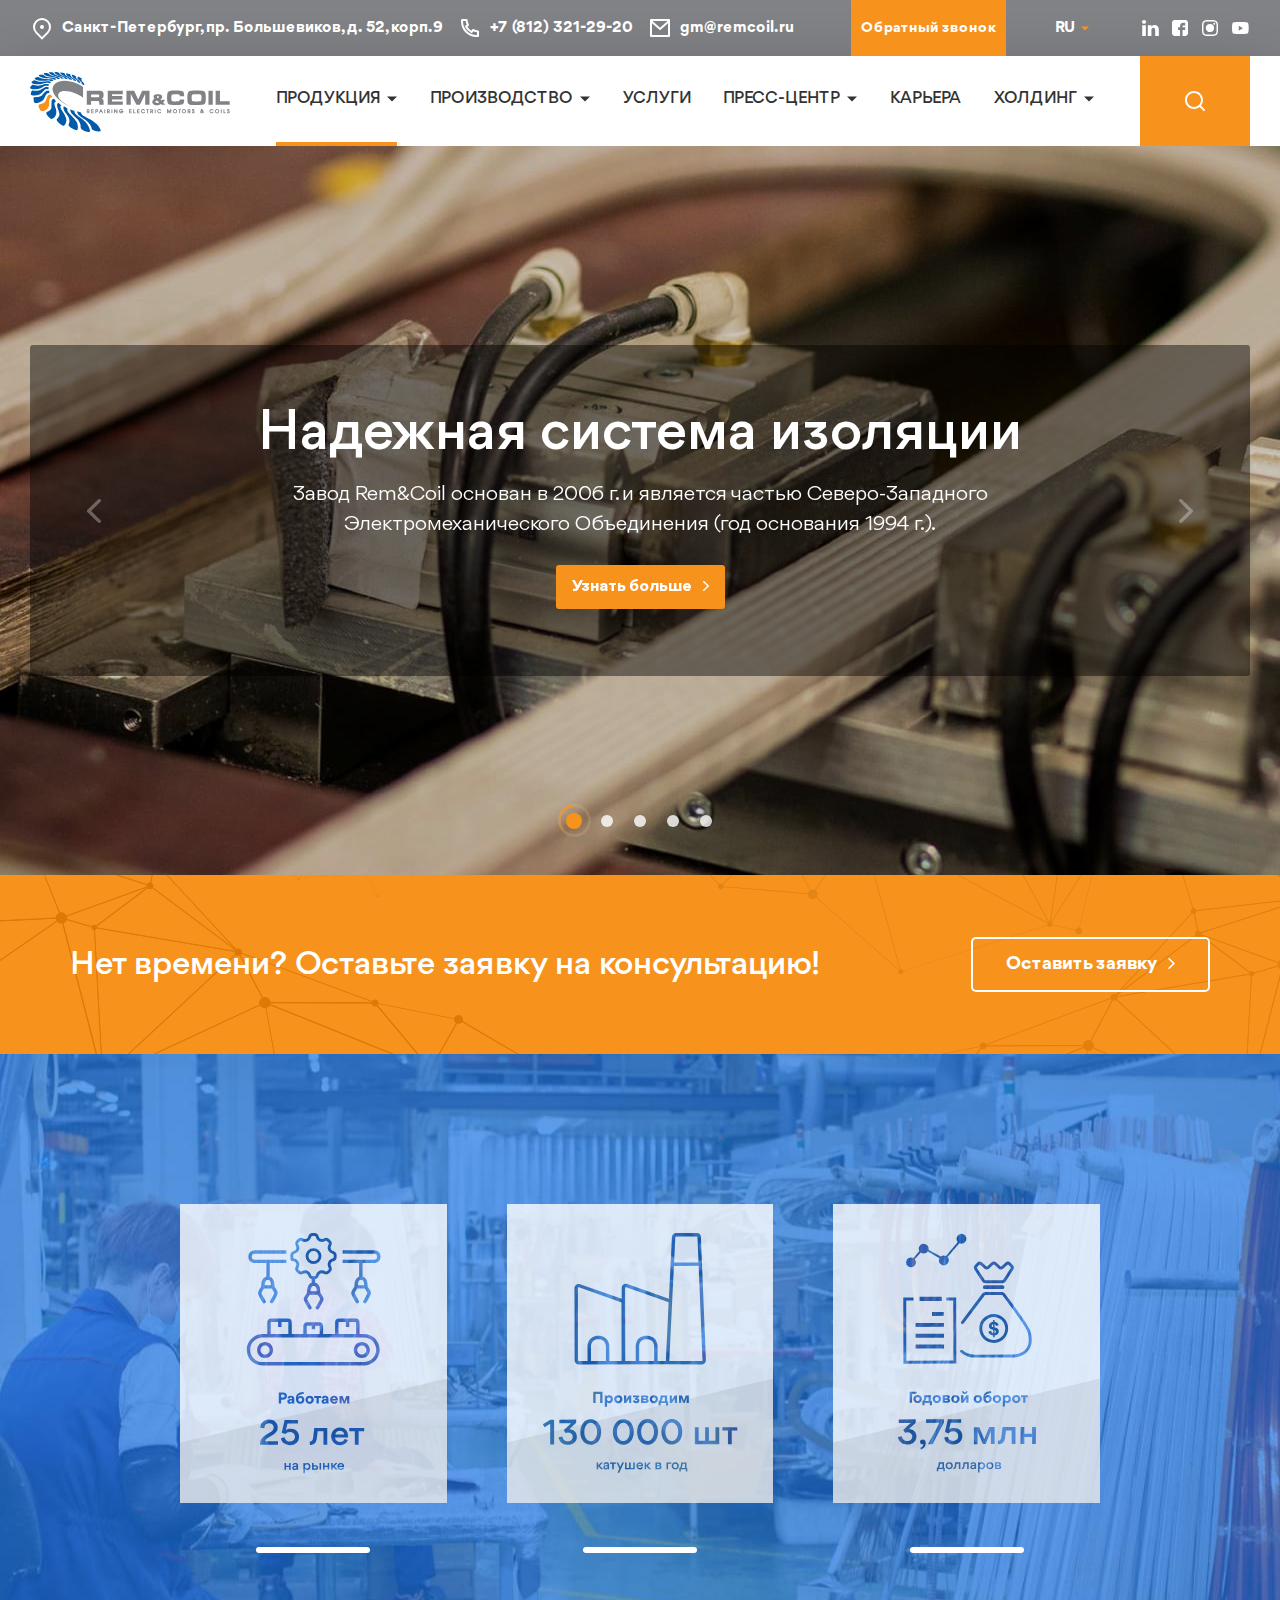
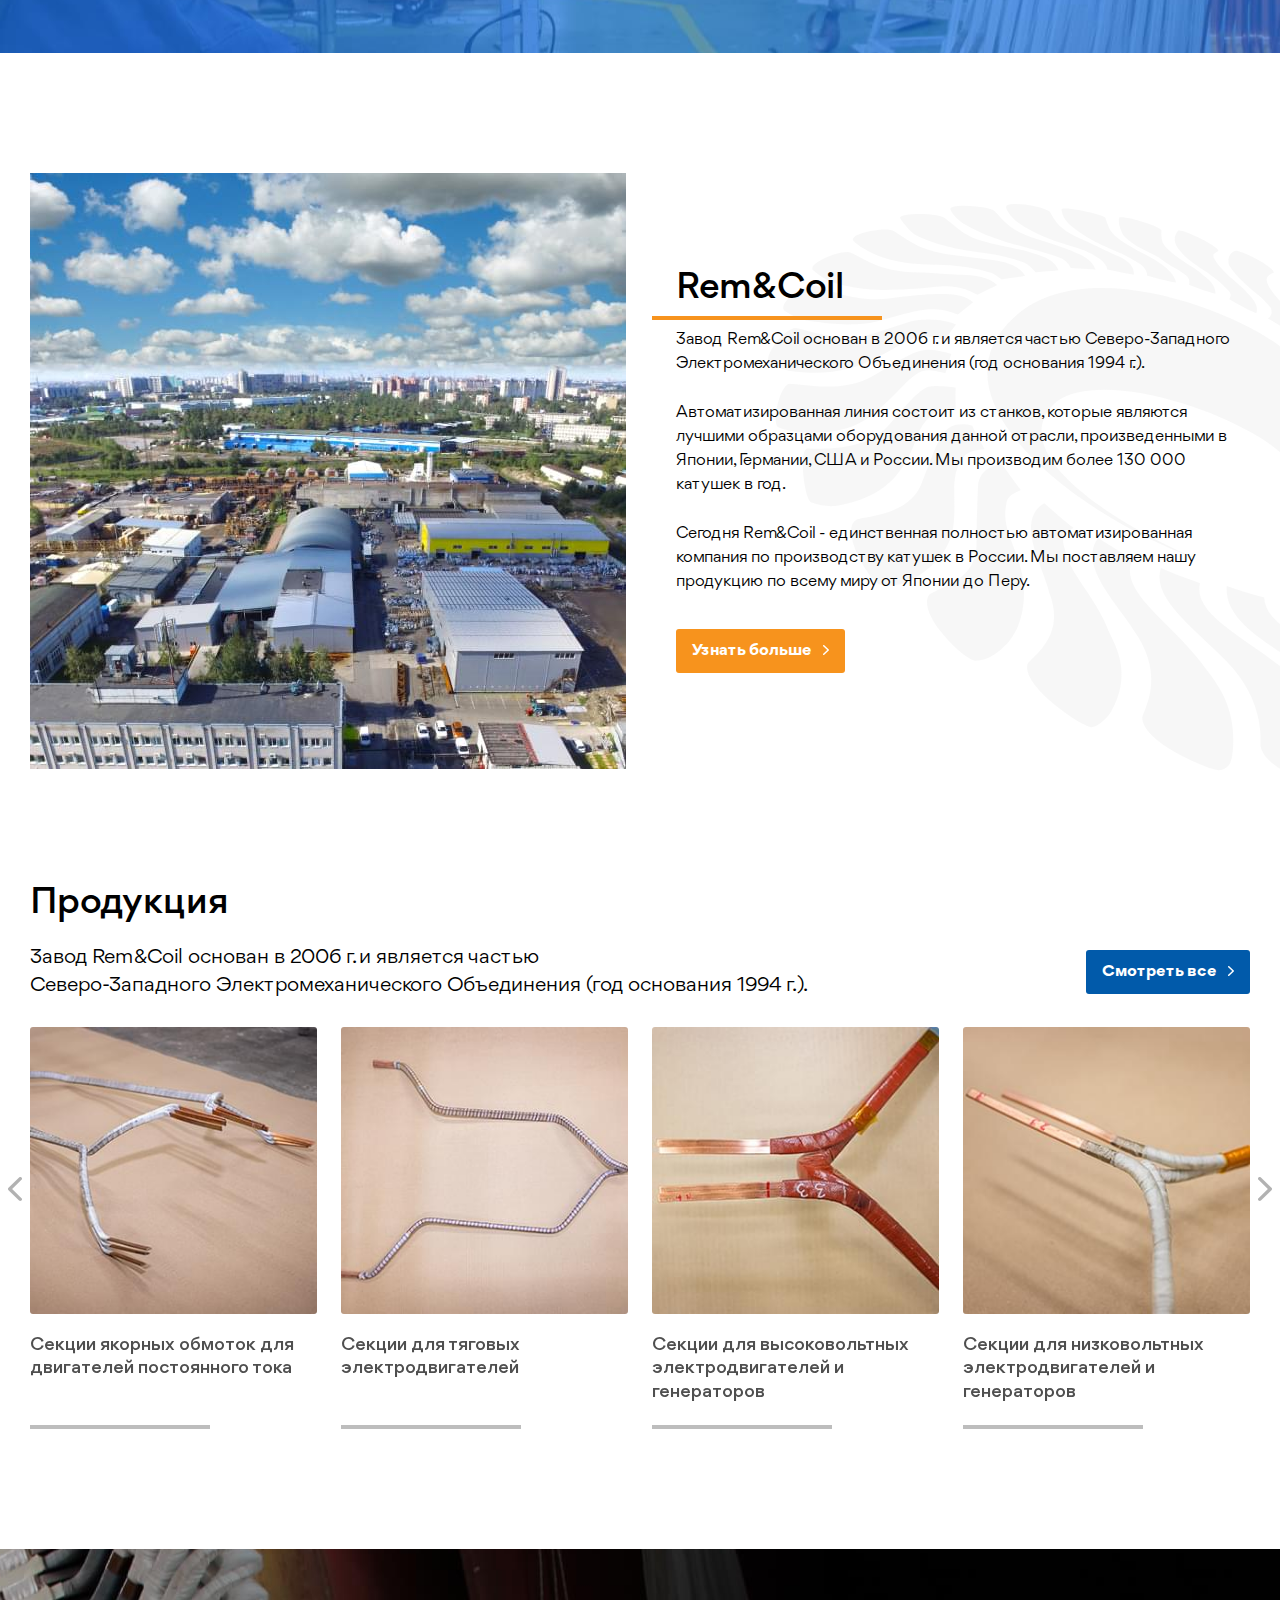
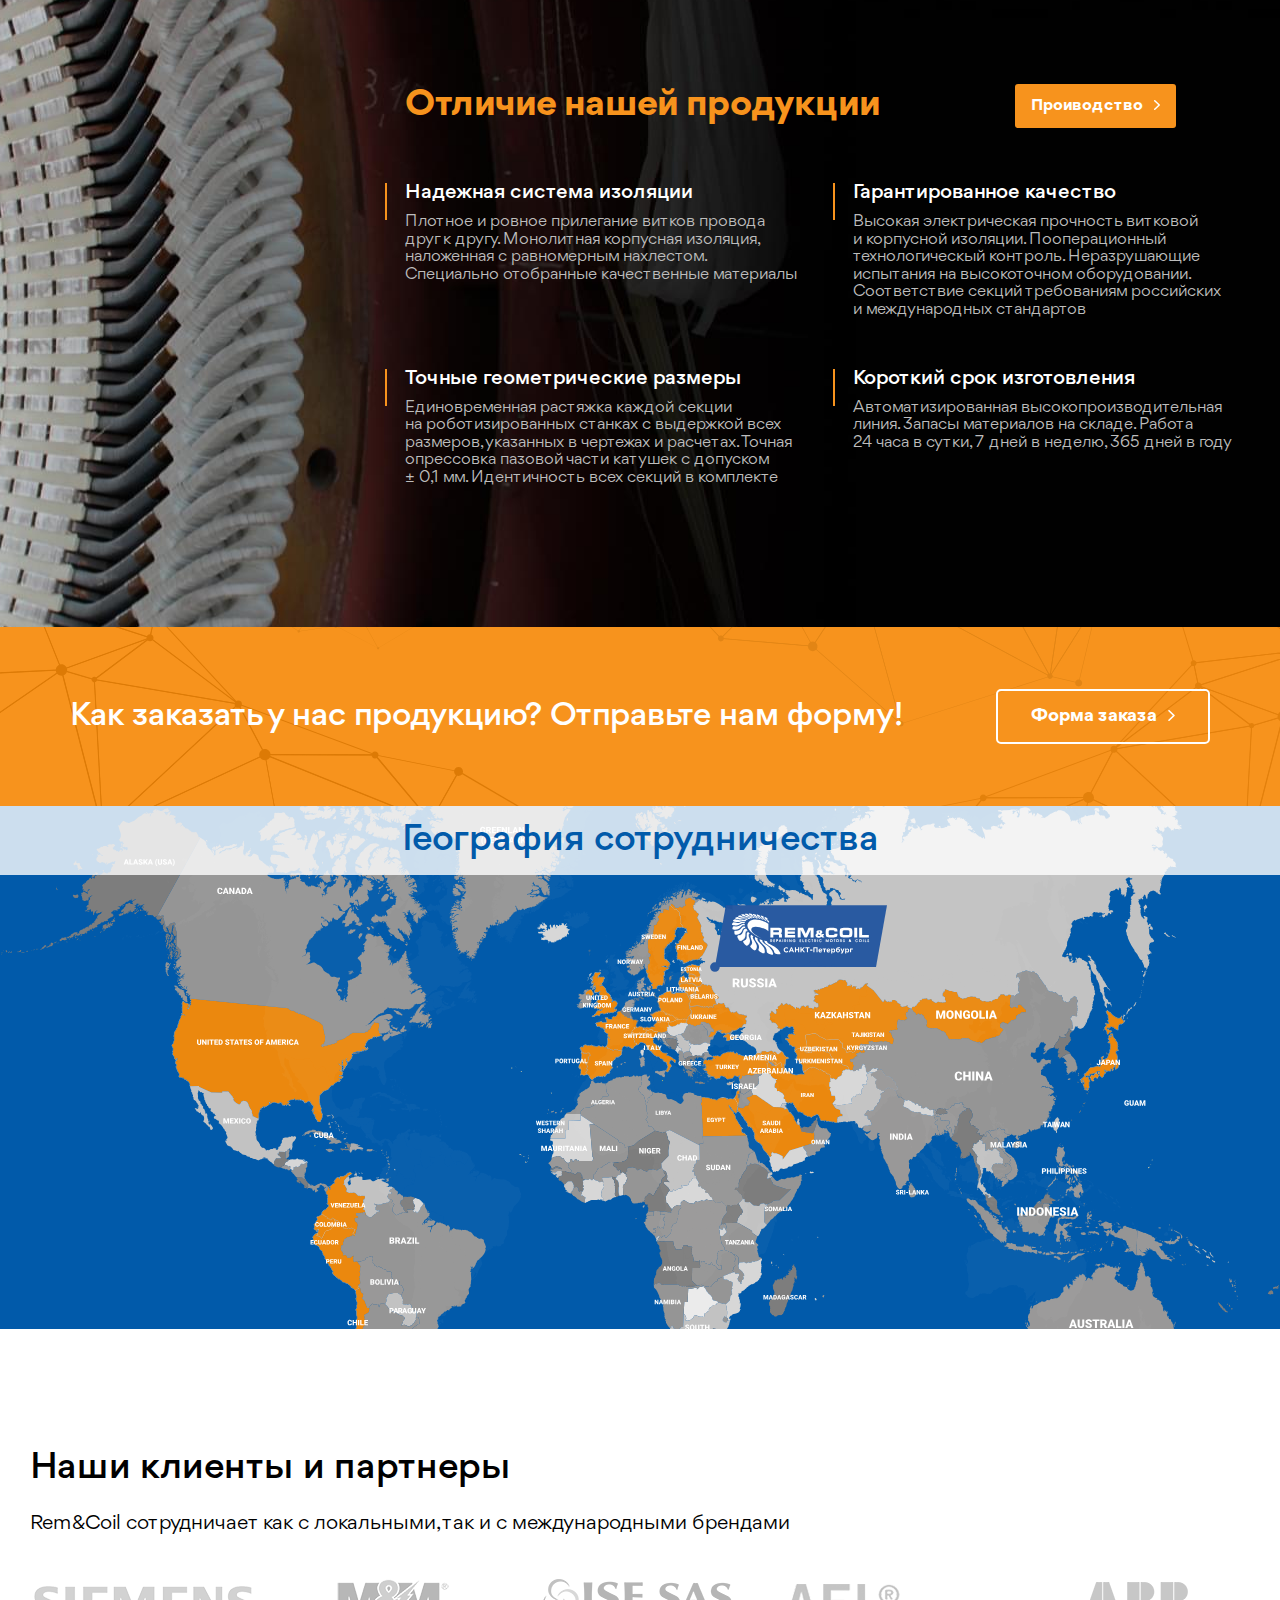
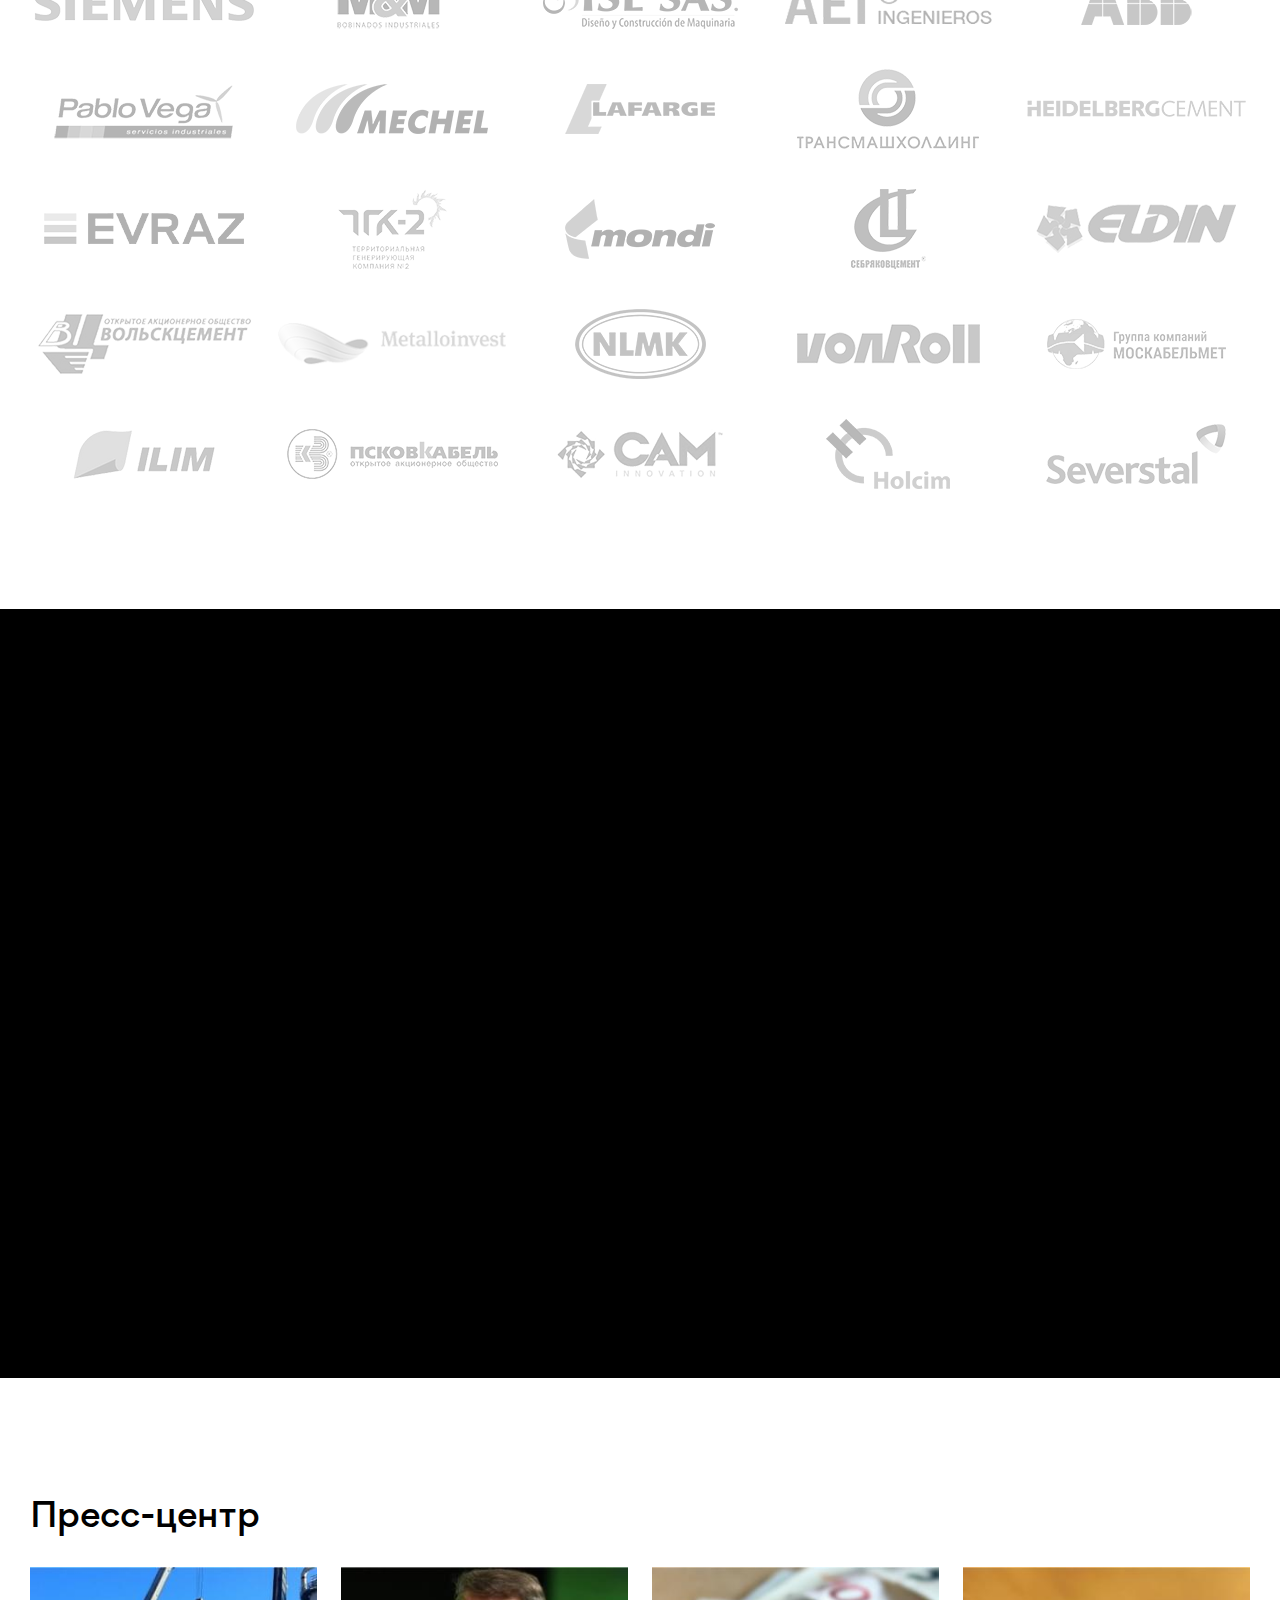
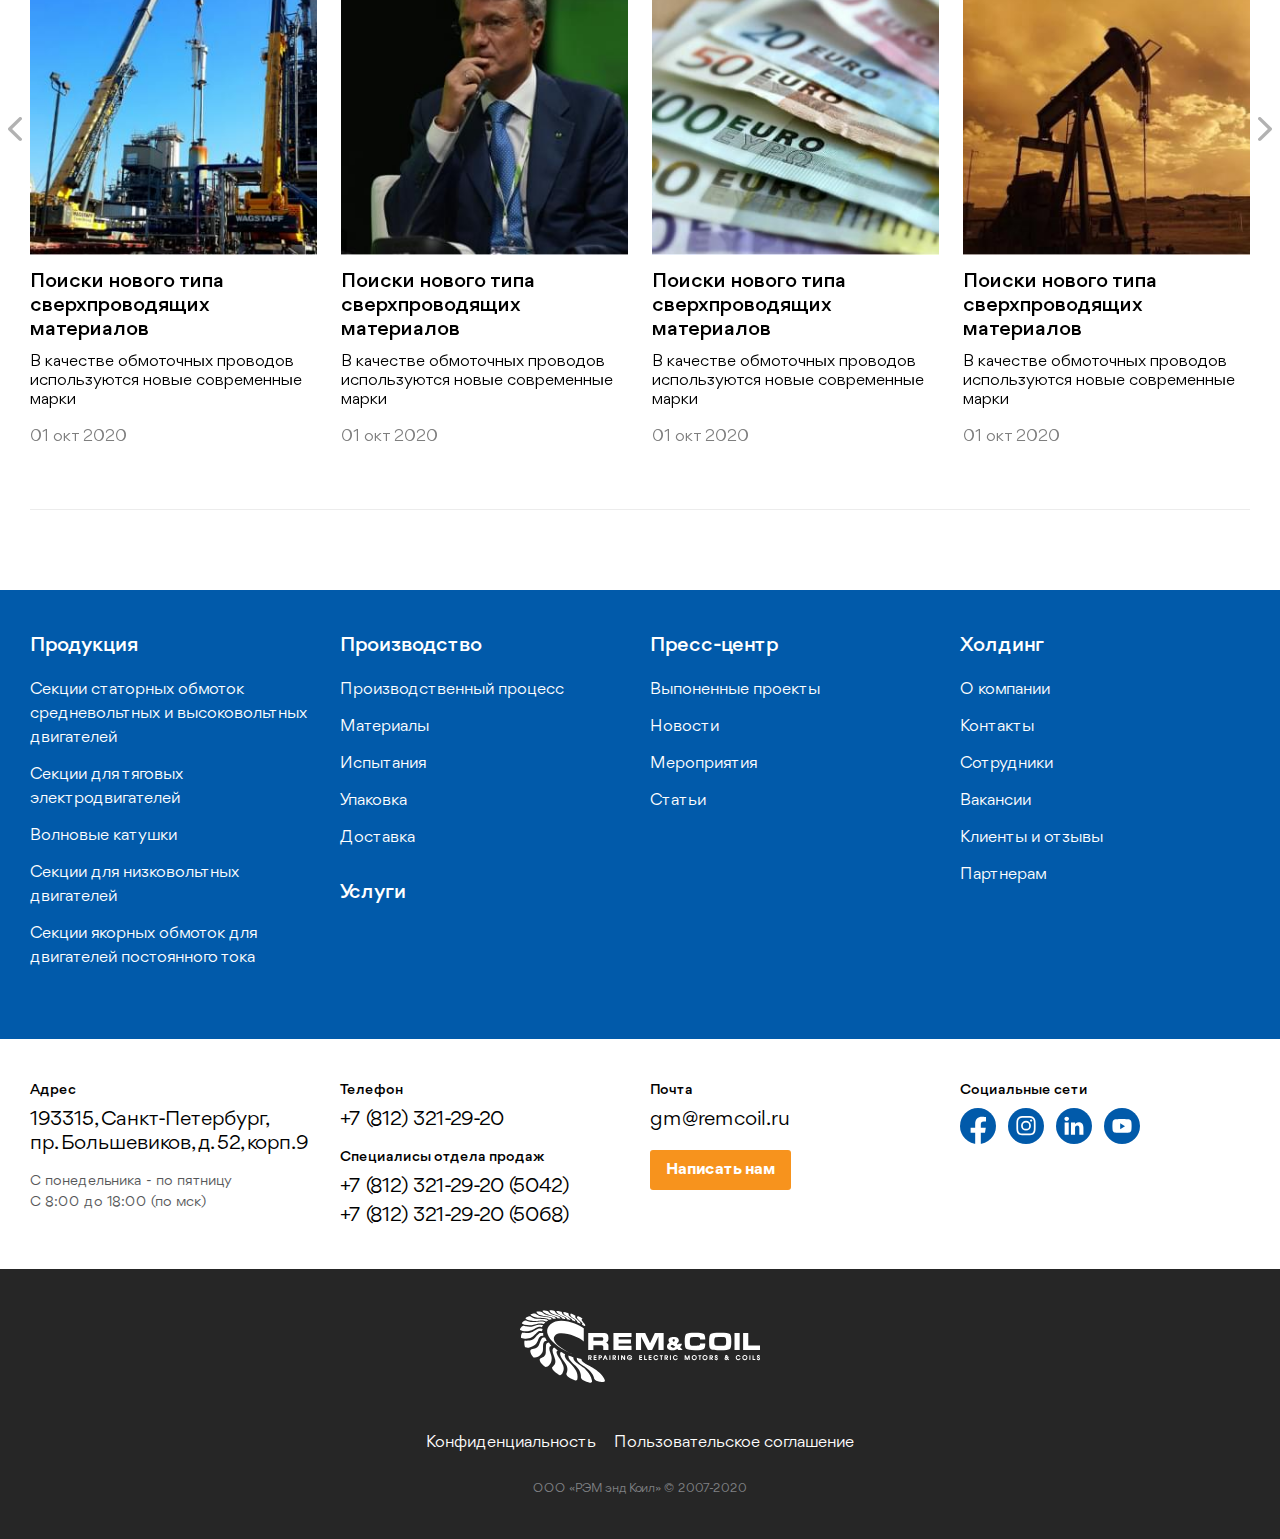
<file: www/index.html>
<!DOCTYPE html>
<html lang="ru">

<head>
    <meta charset="UTF-8">
    <title>Главная страница | Rem&Coil</title>

    <link rel="stylesheet" href="css/slick.css">
    <link rel="stylesheet" href="css/style.css">
    <link rel="stylesheet" href="css/uncompressed.css">
    
    <link rel="shortcut icon" type="image/x-icon" href="./favicons/favicon.ico">
    <link rel="apple-touch-icon-precomposed" sizes="32x32" href="./favicons/apple-icon-32x32.png">
    <link rel="apple-touch-icon-precomposed" sizes="57x57" href="./favicons/apple-icon-57x57.png">
    <link rel="apple-touch-icon-precomposed" sizes="76x76" href="./favicons/apple-icon-76x76.png">
    <link rel="apple-touch-icon-precomposed" sizes="120x120" href="./favicons/apple-icon-120x120.png">
    <link rel="apple-touch-icon-precomposed" sizes="152x152" href="./favicons/apple-icon-152x152.png">
    <link rel="apple-touch-icon-precomposed" sizes="180x180" href="./favicons/apple-icon-180x180.png">
    <link rel="icon" sizes="192x192" href="./favicons/android-icon-192x192.png">    

    <meta content="width=device-width, user-scalable=1, initial-scale=1" name="viewport" />

</head>

<body class="body">
<header class="header">
    <div class="contacts-line">
        <div class="inner">
            <div class="contacts-line__container">
                <div class="contacts-line__contacts">
                    <div class="contacts-line__contact-item"><span class="contacts-line__contact-item-link contacts-line__contact-item-link--adress">Санкт-Петербург, пр. Большевиков, д. 52, корп.9</span></div>
                    <div class="contacts-line__contact-item"><a href="tel:+78123212920" class="contacts-line__contact-item-link contacts-line__contact-item-link--phone">+7 (812) 321-29-20</a></div>
                    <div class="contacts-line__contact-item"><a href="mailto:gm@remcoil.ru" class="contacts-line__contact-item-link contacts-line__contact-item-link--email">gm@remcoil.ru</a></div>
                </div>
                <div class="contacts-line__call-block">
                    <a href="#" class="contacts-line__call">Обратный звонок</a>
                </div>
                <div class="contacts-line__lang-block language">
                    <span class="language__lang" id="language-btn">RU</span>
                    <div class="language__choise-block">
                        <a href="#" class="language__choise-item">EN</a>
                        <a href="#" class="language__choise-item">RU</a>
                        <a href="#" class="language__choise-item">UA</a>
                    </div>
                </div>
                <div class="contacts-line__social-block">
                    <a href="#" class="contacts-line__social-link">
                        <svg class="contacts-line__social-svg" viewBox="0 0 20 20" xmlns="http://www.w3.org/2000/svg">
                            <path d="M18.83 11.811V18h-3.622v-5.811c0-1.434-.529-2.415-1.812-2.415-.98 0-1.585.679-1.811 1.283-.076.226-.151.528-.151.905V18H7.811s.076-9.811 0-10.792h3.623v1.509c.453-.755 1.358-1.811 3.245-1.811 2.34 0 4.151 1.585 4.151 4.905zM4.038 2C2.83 2 2 2.83 2 3.887c0 1.056.755 1.887 1.962 1.887C5.245 5.774 6 4.944 6 3.887 6.075 2.755 5.32 2 4.038 2zM2.226 18H5.85V7.208H2.226V18z" /></svg>
                    </a>
                    <a href="#" class="contacts-line__social-link">
                        <svg class="contacts-line__social-svg" viewBox="0 0 20 20" xmlns="http://www.w3.org/2000/svg">
                            <path d="M18 4.653C18 3.243 16.756 2 15.347 2H4.653C3.243 2 2 3.244 2 4.653v10.694C2 16.757 3.244 18 4.653 18h5.388v-6.052h-1.99V9.295h1.99V8.218c0-1.824 1.327-3.4 2.985-3.4h2.155v2.653h-2.155c-.249 0-.498.25-.498.747v1.077h2.653v2.653H12.53V18h2.818C16.757 18 18 16.756 18 15.347V4.653z" /></svg>
                    </a>
                    <a href="#" class="contacts-line__social-link">
                        <svg class="contacts-line__social-svg" viewBox="0 0 20 20" xmlns="http://www.w3.org/2000/svg">
                            <path d="M10 2c-2.172 0-2.445.01-3.298.048-.852.04-1.433.174-1.942.372a3.917 3.917 0 00-1.417.922A3.927 3.927 0 002.42 4.76c-.199.51-.333 1.09-.372 1.942C2.01 7.555 2 7.827 2 10s.01 2.444.048 3.298c.04.851.174 1.433.372 1.941.204.527.478.973.923 1.418.444.445.89.719 1.416.923.51.198 1.09.333 1.942.372C7.555 17.99 7.827 18 10 18c2.172 0 2.444-.01 3.298-.048.851-.04 1.433-.174 1.942-.372a3.914 3.914 0 001.417-.923c.445-.445.718-.891.923-1.417.197-.51.332-1.09.372-1.942.038-.853.048-1.125.048-3.298s-.01-2.445-.049-3.299c-.04-.851-.175-1.433-.371-1.941a3.926 3.926 0 00-.923-1.417 3.91 3.91 0 00-1.417-.923c-.51-.198-1.092-.333-1.944-.372C12.444 2.01 12.172 2 9.998 2h.003zm-.717 1.442h.718c2.136 0 2.389.007 3.232.046.78.035 1.204.166 1.486.275.373.145.64.318.919.598.28.28.453.547.599.92.11.282.24.705.275 1.485.038.844.047 1.097.047 3.232 0 2.135-.009 2.388-.047 3.232-.035.78-.166 1.203-.275 1.485-.145.373-.319.639-.599.919-.28.28-.546.453-.92.598-.281.11-.705.24-1.485.276-.843.038-1.096.046-3.232.046-2.137 0-2.39-.008-3.233-.046-.78-.036-1.203-.167-1.486-.276a2.478 2.478 0 01-.92-.598 2.48 2.48 0 01-.598-.92c-.11-.282-.24-.705-.276-1.485-.038-.843-.046-1.097-.046-3.233s.008-2.388.046-3.232c.036-.78.166-1.203.276-1.485.145-.373.318-.64.598-.92.28-.28.547-.453.92-.599.282-.11.706-.24 1.486-.275.738-.034 1.024-.044 2.515-.045v.002zm4.028 2.288a.96.96 0 111.92 0 .96.96 0 01-1.92 0zM10 5.892a4.109 4.109 0 100 8.217 4.109 4.109 0 000-8.217zM12.667 10a2.667 2.667 0 10-5.333 0 2.667 2.667 0 005.333 0z" /></svg>
                    </a>
                    <a href="#" class="contacts-line__social-link">
                        <svg class="contacts-line__social-svg" viewBox="0 0 20 20" xmlns="http://www.w3.org/2000/svg">
                            <path d="M9.274 4.008l-1.104.02-.622.018-.792.028-.426.02-.419.023-.403.026-.382.03-.182.016-.34.036a5.632 5.632 0 00-.78.133A2.12 2.12 0 002.35 5.874c-.066.253-.12.558-.163.886l-.04.335-.034.344-.028.346-.023.343-.026.494-.018.45-.012.494-.005.493.005.376.012.493.018.45.026.494.023.343.028.347.034.344.019.169.043.328c.04.266.086.513.14.723a2.12 2.12 0 001.477 1.516c.187.052.456.096.78.134l.339.036.182.016.382.03.403.026.419.023.426.02.556.02.927.026 1.262.022 1 .005.566-.004 1.213-.019 1.104-.03.556-.02.426-.02.418-.023.598-.04.37-.032.34-.036c.323-.038.591-.082.779-.134a2.12 2.12 0 001.476-1.515 7.53 7.53 0 00.163-.886l.04-.335.034-.344.028-.347.023-.343.026-.494.017-.45.013-.493.005-.494-.005-.375-.013-.494-.017-.45-.026-.494-.023-.343-.028-.346-.034-.344a16.135 16.135 0 00-.02-.17l-.043-.327a6.882 6.882 0 00-.14-.724 2.12 2.12 0 00-1.476-1.516 5.632 5.632 0 00-.78-.133l-.34-.036-.18-.016-.383-.03-.404-.026-.418-.023-.792-.034-.426-.014-1.016-.026-.71-.012L10.372 4l-1.099.008zm-.491 8.862V7.652l4.174 2.61-4.174 2.608z" /></svg>
                    </a>
                </div>
            </div>
        </div>
    </div>

    <div class="top-line">
        <div class="inner">
            <div class="top-line__container">
                <div class="top-line__logo-block">
                    <a href="index.html" class="top-line__logo-link"><img src="./images/logo.svg" alt="Logo" class="top-line__logo"></a>
                </div>
                <div class="top-line__menu-block">
                    <div class="top-line__menu">
                        <nav class="menu">
                            <ul class="menu__list">
                                <li class="menu__item">
                                    <a href="#" class="menu__link menu__link--active">
                                        <span class="menu__link-name">Продукция</span>
                                        <span class="menu__link-more"><svg viewBox="0 0 10 6" xmlns="http://www.w3.org/2000/svg"><path d="M0 .5l5 5 5-5H0z"/></svg></span>
                                    </a>
                                    <ul class="submenu submenu--large">
                                        <li class="submenu__item"><a href="#" class="submenu__link">Секции статорных обмоток средневольтных и высоковольтных двигателей </a></li>
                                        <li class="submenu__item"><a href="#" class="submenu__link">Секции для тяговых электродвигателей</a></li>
                                        <li class="submenu__item"><a href="#" class="submenu__link">Волновые катушки</a></li>
                                        <li class="submenu__item"><a href="#" class="submenu__link">Секции для низковольтных двигателей</a></li>
                                        <li class="submenu__item"><a href="#" class="submenu__link">Секции якорных обмоток для двигателей постоянного тока</a></li>
                                    </ul>
                                </li>
                                <li class="menu__item">
                                    <a href="#" class="menu__link">
                                        <span class="menu__link-name">Производство</span>
                                        <span class="menu__link-more"><svg viewBox="0 0 10 6" xmlns="http://www.w3.org/2000/svg"><path d="M0 .5l5 5 5-5H0z"/></svg></span>
                                    </a>
                                    <ul class="submenu">
                                        <li class="submenu__item"><a href="#" class="submenu__link">Производственный процесс</a></li>
                                        <li class="submenu__item"><a href="#" class="submenu__link">Материалы</a></li>
                                        <li class="submenu__item"><a href="#" class="submenu__link">Испытания</a></li>
                                        <li class="submenu__item"><a href="#" class="submenu__link">Упаковка</a></li>
                                        <li class="submenu__item"><a href="#" class="submenu__link">Доставка</a></li>
                                    </ul>
                                </li>
                                <li class="menu__item">
                                    <a href="#" class="menu__link">
                                        <span class="menu__link-name">Услуги</span>
                                    </a>
                                </li>
                                <li class="menu__item">
                                    <a href="#" class="menu__link">
                                        <span class="menu__link-name">Пресс-центр</span>
                                        <span class="menu__link-more"><svg viewBox="0 0 10 6" xmlns="http://www.w3.org/2000/svg"><path d="M0 .5l5 5 5-5H0z"/></svg></span>
                                    </a>
                                    <ul class="submenu">
                                        <li class="submenu__item"><a href="#" class="submenu__link">Выпоненные проекты</a></li>
                                        <li class="submenu__item"><a href="#" class="submenu__link">Новости</a></li>
                                        <li class="submenu__item"><a href="#" class="submenu__link">Мероприятия</a></li>
                                        <li class="submenu__item"><a href="#" class="submenu__link">Статьи</a></li>
                                    </ul>
                                </li>
                                <li class="menu__item">
                                    <a href="#" class="menu__link">
                                        <span class="menu__link-name">Карьера</span>
                                    </a>
                                </li>
                                <li class="menu__item">
                                    <a href="#" class="menu__link">
                                        <span class="menu__link-name">Холдинг</span>
                                        <span class="menu__link-more"><svg viewBox="0 0 10 6" xmlns="http://www.w3.org/2000/svg"><path d="M0 .5l5 5 5-5H0z"/></svg></span>
                                    </a>
                                    <ul class="submenu">
                                        <li class="submenu__item"><a href="#" class="submenu__link">О компании</a></li>
                                        <li class="submenu__item"><a href="#" class="submenu__link">Контакты</a></li>
                                        <li class="submenu__item"><a href="#" class="submenu__link">Сотрудники</a></li>
                                        <li class="submenu__item"><a href="#" class="submenu__link">Вакансии</a></li>
                                        <li class="submenu__item"><a href="#" class="submenu__link">Клиенты и отзывы</a></li>
                                        <li class="submenu__item"><a href="#" class="submenu__link">Партнерам</a></li>
                                    </ul>
                                </li>
                            </ul>
                        </nav>
                    </div>
                    <div class="top-line__search-block">
                        <span class="top-line__search-btn" id="search-btn">
                            <svg viewBox="0 0 24 24" xmlns="http://www.w3.org/2000/svg"><path d="M18.031 16.617l4.283 4.282-1.415 1.415-4.282-4.283A8.96 8.96 0 0111 20c-4.968 0-9-4.032-9-9s4.032-9 9-9 9 4.032 9 9a8.96 8.96 0 01-1.969 5.617zm-2.006-.742A6.977 6.977 0 0018 11c0-3.868-3.133-7-7-7-3.868 0-7 3.132-7 7 0 3.867 3.132 7 7 7a6.977 6.977 0 004.875-1.975l.15-.15z" /></svg>
                        </span>
                    </div>
                    <div class="top-line__search" id="search-block">
                        <div class="search">
                            <form class="search__form" id="search-form" role="search" method="get" action="">
                                <button class="search__search-btn" type="submit">
                                    <svg viewBox="0 0 24 24" xmlns="http://www.w3.org/2000/svg"><path d="M18.031 16.617l4.283 4.282-1.415 1.415-4.282-4.283A8.96 8.96 0 0111 20c-4.968 0-9-4.032-9-9s4.032-9 9-9 9 4.032 9 9a8.96 8.96 0 01-1.969 5.617zm-2.006-.742A6.977 6.977 0 0018 11c0-3.868-3.133-7-7-7-3.868 0-7 3.132-7 7 0 3.867 3.132 7 7 7a6.977 6.977 0 004.875-1.975l.15-.15z" /></svg>
                                </button>
                                <input class="search__input" type="search" placeholder="Поиск по сайту..." value="" name="search">
                            </form>
                            <button id="search-close" class="search__close-btn">
                                <svg viewBox="0 0 28 28" fill="none" xmlns="http://www.w3.org/2000/svg"><path d="M2 2l24 24m0-24L2 26" stroke-width="3"/></svg>
                            </button>
                        </div>
                    </div>
                </div>
            </div>
        </div>
    </div>
</header>

<main class="main">

<section class="promo">
    <div class="inner promo__inner">
        <div class="promo__for-slider">
            <div class="promo__slider" id="promo-slider">
                <div class="promo__slider-item">
                    <div class="promo__slider-inner">
                        <h2 class="promo__slider-title">Надежная система изоляции</h2>
                        <p class="promo__slider-text">Завод Rem&Coil основан в 2006 г. и является частью Северо-Западного Электромеханического Объединения (год основания 1994 г.).</p>
                        <div class="promo__slider-btns">
                            <a href="#" class="btn btn--full btn--full-orange promo__slider-btn"><span>Узнать больше</span> <svg viewBox="0 0 6 10" xmlns="http://www.w3.org/2000/svg">
                                    <path d="M5.784 4.505L1.258.205a.764.764 0 00-1.042 0 .676.676 0 000 .99L4.22 5 .216 8.805a.676.676 0 000 .99.765.765 0 001.042 0l4.526-4.3A.68.68 0 006 5a.68.68 0 00-.216-.495z" /></svg></a>
                        </div>
                    </div>
                </div>
                <div class="promo__slider-item">
                    <div class="promo__slider-inner">
                        <h2 class="promo__slider-title">Надежная система изоляции2</h2>
                        <p class="promo__slider-text">Lorem ipsum dolor sit amet.</p>
                        <div class="promo__slider-btns">
                            <a href="#" class="btn btn--full btn--full-orange promo__slider-btn"><span>Узнать больше</span> <svg viewBox="0 0 6 10" xmlns="http://www.w3.org/2000/svg">
                                    <path d="M5.784 4.505L1.258.205a.764.764 0 00-1.042 0 .676.676 0 000 .99L4.22 5 .216 8.805a.676.676 0 000 .99.765.765 0 001.042 0l4.526-4.3A.68.68 0 006 5a.68.68 0 00-.216-.495z" /></svg></a>
                        </div>
                    </div>
                </div>
                <div class="promo__slider-item">
                    <div class="promo__slider-inner">
                        <h2 class="promo__slider-title">Надежная система изоляции3</h2>
                        <p class="promo__slider-text">Завод Rem&Coil основан в 2006 г. и является частью Северо-Западного Электромеханического Объединения (год основания 1994 г.).</p>
                        <div class="promo__slider-btns">
                            <a href="#" class="btn btn--full btn--full-orange promo__slider-btn"><span>Узнать больше</span> <svg viewBox="0 0 6 10" xmlns="http://www.w3.org/2000/svg">
                                    <path d="M5.784 4.505L1.258.205a.764.764 0 00-1.042 0 .676.676 0 000 .99L4.22 5 .216 8.805a.676.676 0 000 .99.765.765 0 001.042 0l4.526-4.3A.68.68 0 006 5a.68.68 0 00-.216-.495z" /></svg></a>
                        </div>
                    </div>
                </div>
                <div class="promo__slider-item">
                    <div class="promo__slider-inner">
                        <h2 class="promo__slider-title">Надежная система изоляции4</h2>
                        <p class="promo__slider-text">Завод Rem&Coil основан в 2006 г. и является частью Северо-Западного Электромеханического Объединения (год основания 1994 г.).</p>
                        <div class="promo__slider-btns">
                            <a href="#" class="btn btn--full btn--full-orange promo__slider-btn"><span>Узнать больше</span> <svg viewBox="0 0 6 10" xmlns="http://www.w3.org/2000/svg">
                                    <path d="M5.784 4.505L1.258.205a.764.764 0 00-1.042 0 .676.676 0 000 .99L4.22 5 .216 8.805a.676.676 0 000 .99.765.765 0 001.042 0l4.526-4.3A.68.68 0 006 5a.68.68 0 00-.216-.495z" /></svg></a>
                        </div>
                    </div>
                </div>
                <div class="promo__slider-item">
                    <div class="promo__slider-inner">
                        <h2 class="promo__slider-title">Надежная система изоляции5</h2>
                        <p class="promo__slider-text">Завод Rem&Coil основан в 2006 г. и является частью Северо-Западного Электромеханического Объединения (год основания 1994 г.).</p>
                        <div class="promo__slider-btns">
                            <a href="#" class="btn btn--full btn--full-orange promo__slider-btn"><span>Узнать больше</span> <svg viewBox="0 0 6 10" xmlns="http://www.w3.org/2000/svg">
                                    <path d="M5.784 4.505L1.258.205a.764.764 0 00-1.042 0 .676.676 0 000 .99L4.22 5 .216 8.805a.676.676 0 000 .99.765.765 0 001.042 0l4.526-4.3A.68.68 0 006 5a.68.68 0 00-.216-.495z" /></svg></a>
                        </div>
                    </div>
                </div>
            </div>
            <div class="promo__slider-nav">
                <span class="promo__slider-nav-btn promo__slider-nav-btn--before" id="promo-slider-prev"></span>
                <span class="promo__slider-nav-btn promo__slider-nav-btn--after" id="promo-slider-next"></span>
            </div>
        </div>
    </div>
    <div class="promo__slider-dots"></div>
</section>

<section class="promo-request">
    <div class="inner promo-request__inner">
        <div class="promo-request__container">
            <div class="promo-request__text">Нет времени? Оставьте заявку на консультацию!</div>
            <div class="promo-request__for-btns">
                <a href="#" class="btn btn--empty btn--empty-white promo-request__btn"><span>Оставить заявку</span> <svg viewBox="0 0 6 10" xmlns="http://www.w3.org/2000/svg">
                        <path d="M5.784 4.505L1.258.205a.764.764 0 00-1.042 0 .676.676 0 000 .99L4.22 5 .216 8.805a.676.676 0 000 .99.765.765 0 001.042 0l4.526-4.3A.68.68 0 006 5a.68.68 0 00-.216-.495z" /></svg></a>
            </div>
        </div>
    </div>
</section>

<section class="our-numbers">
    <div class="inner our-numbers__inner">
        <div class="row our-numbers__row">
            <div class="col col-4 our-numbers__col">
                <div class="our-numbers__item our-numbers__item--first">
                    <img src="./images/home/our-numbers-1.svg" alt="Photo" class="our-numbers__picture">
                    <img src="./images/home/our-numbers-1-hover.svg" alt="Photo" class="our-numbers__picture-hover">
                </div>
            </div>
            <div class="col col-4 our-numbers__col">
                <div class="our-numbers__item our-numbers__item--second">
                    <img src="./images/home/our-numbers-2.svg" alt="Photo" class="our-numbers__picture">
                    <img src="./images/home/our-numbers-2-hover.svg" alt="Photo" class="our-numbers__picture-hover">
                </div>
            </div>
            <div class="col col-4 our-numbers__col">
                <div class="our-numbers__item our-numbers__item--third">
                    <img src="./images/home/our-numbers-3.svg" alt="Photo" class="our-numbers__picture">
                    <img src="./images/home/our-numbers-3-hover.svg" alt="Photo" class="our-numbers__picture-hover">
                </div>
            </div>
        </div>
    </div>
</section>

<section class="about-us">
    <div class="inner about-us__inner">
        <div class="about-us__container">
            <div class="about-us__photo-block">
                <img src="./images/home/about-us-photo.jpg" alt="Photo" class="about-us__photo">
            </div>
            <div class="about-us__text-block">
                <h1 class="about-us__title"><span class="about-us__title-name">Rem&Coil</span></h1>
                <p class="about-us__text">Завод Rem&Coil основан в 2006 г. и является частью <nobr>Северо-Западного</nobr> Электромеханического Объединения (год основания 1994 г.).</p>
                <p class="about-us__text">Автоматизированная линия состоит из станков, которые являются лучшими образцами оборудования данной отрасли, произведенными в Японии, Германии, США и России. Мы производим более 130 000 катушек в год.</p>
                <p class="about-us__text">Сегодня Rem&Coil - единственная полностью автоматизированная компания по производству катушек в России. Мы поставляем нашу продукцию по всему миру от Японии до Перу.</p>
                <div class="about-us__btns-block">
                    <a href="#" class="btn btn--full btn--full-orange-black promo__slider-btn"><span>Узнать больше</span> <svg viewBox="0 0 6 10" xmlns="http://www.w3.org/2000/svg">
                            <path d="M5.784 4.505L1.258.205a.764.764 0 00-1.042 0 .676.676 0 000 .99L4.22 5 .216 8.805a.676.676 0 000 .99.765.765 0 001.042 0l4.526-4.3A.68.68 0 006 5a.68.68 0 00-.216-.495z" /></svg></a>
                </div>
            </div>
        </div>
    </div>
</section>

<section class="promo-production">
    <div class="inner">
        <h2 class="promo-production__title">Продукция</h2>
        <div class="promo-production__info">
            <div class="promo-production__text">Завод Rem&Coil основан в 2006 г. и является частью <nobr>Северо-Западного</nobr> Электромеханического Объединения (год основания 1994 г.).</div>
            <div class="promo-production__btns-block">
                <a href="#" class="btn btn--full btn--full-blue"><span>Смотреть все</span> <svg viewBox="0 0 6 10" xmlns="http://www.w3.org/2000/svg">
                        <path d="M5.784 4.505L1.258.205a.764.764 0 00-1.042 0 .676.676 0 000 .99L4.22 5 .216 8.805a.676.676 0 000 .99.765.765 0 001.042 0l4.526-4.3A.68.68 0 006 5a.68.68 0 00-.216-.495z" /></svg></a>
            </div>
        </div>
        <div class="promo-production__for-slider">
            <div class="promo-production__slider slider-items">
                <a href="#" class="promo-production__slider-item slider-items__item">
                    <div class="slider-items__info">
                        <div class="promo-production__slider-photo slider-items__photo">
                            <img src="./images/home/goods/sekcii-yakornyh-obmotok-dlya-dvigateley-postoyannogo-toka.jpg" alt="Photo" class="promo-production__slider-img slider-items__img">
                        </div>
                        <div class="promo-production__slider-text-block slider-items__text">
                            <div class="promo-production__slider-text">Секции якорных обмоток для двигателей постоянного тока</div>
                        </div>
                    </div>
                </a>
                <a href="#" class="promo-production__slider-item slider-items__item">
                    <div class="slider-items__info">
                        <div class="promo-production__slider-photo slider-items__photo">
                            <img src="./images/home/goods/sekcii-dlya-tyagovyh-lektrodvigateley.jpg" alt="Photo" class="promo-production__slider-img slider-items__img">
                        </div>
                        <div class="promo-production__slider-text-block slider-items__text">
                            <div class="promo-production__slider-text">Секции для тяговых электродвигателей</div>
                        </div>
                    </div>
                </a>
                <a href="#" class="promo-production__slider-item slider-items__item">
                    <div class="slider-items__info">
                        <div class="promo-production__slider-photo slider-items__photo">
                            <img src="./images/home/goods/sekcii-dlya-vysokovoltnyh-lektrodvigateley-i-generatorov.jpg" alt="Photo" class="promo-production__slider-img slider-items__img">
                        </div>
                        <div class="promo-production__slider-text-block slider-items__text">
                            <div class="promo-production__slider-text">Секции для высоковольтных электродвигателей и генераторов </div>
                        </div>
                    </div>
                </a>
                <a href="#" class="promo-production__slider-item slider-items__item">
                    <div class="slider-items__info">
                        <div class="promo-production__slider-photo slider-items__photo">
                            <img src="./images/home/goods/sekcii-dlya-nizkovoltnyh-lektrodvigateley-i-generatorov.jpg" alt="Photo" class="promo-production__slider-img slider-items__img">
                        </div>
                        <div class="promo-production__slider-text-block slider-items__text">
                            <div class="promo-production__slider-text">Секции для низковольтных электродвигателей и генераторов </div>
                        </div>
                    </div>
                </a>
                <a href="#" class="promo-production__slider-item slider-items__item">
                    <div class="slider-items__info">
                        <div class="promo-production__slider-photo slider-items__photo">
                            <img src="./images/home/slide-product-1.jpg" alt="Photo" class="promo-production__slider-img slider-items__img">
                        </div>
                        <div class="promo-production__slider-text-block slider-items__text">
                            <div class="promo-production__slider-text">Секции статорных обмоток средневольтных и высоковольтных двигателей </div>
                        </div>
                    </div>
                </a>
                <a href="#" class="promo-production__slider-item slider-items__item">
                    <div class="slider-items__info">
                        <div class="promo-production__slider-photo slider-items__photo">
                            <img src="./images/home/slide-product-2.jpg" alt="Photo" class="promo-production__slider-img slider-items__img">
                        </div>
                        <div class="promo-production__slider-text-block slider-items__text">
                            <div class="promo-production__slider-text">Секции для тяговых электродвигателей</div>
                        </div>
                    </div>
                </a>
                <a href="#" class="promo-production__slider-item slider-items__item">
                    <div class="slider-items__info">
                        <div class="promo-production__slider-photo slider-items__photo">
                            <img src="./images/home/slide-product-3.jpg" alt="Photo" class="promo-production__slider-img slider-items__img">
                        </div>
                        <div class="promo-production__slider-text-block slider-items__text">
                            <div class="promo-production__slider-text">Секции для низковольтных двигателей</div>
                        </div>
                    </div>
                </a>
                <a href="#" class="promo-production__slider-item slider-items__item">
                    <div class="slider-items__info">
                        <div class="promo-production__slider-photo slider-items__photo">
                            <img src="./images/home/slide-product-4.jpg" alt="Photo" class="promo-production__slider-img slider-items__img">
                        </div>
                        <div class="promo-production__slider-text-block slider-items__text">
                            <div class="promo-production__slider-text">Секции для низковольтных двигателей</div>
                        </div>
                    </div>
                </a>
                
            </div>
        </div>
    </div>
</section>

<section class="our-differences">
    <div class="inner our-differences__inner">
        <div class="our-differences__container">
            <div class="our-differences__main-info">
                <h2 class="our-differences__title">Отличие нашей продукции</h2>
                <div class="our-differences__btns-block">
                    <a href="#" class="btn btn--full btn--full-orange"><span>Проиводство</span> <svg viewBox="0 0 6 10" xmlns="http://www.w3.org/2000/svg">
                            <path d="M5.784 4.505L1.258.205a.764.764 0 00-1.042 0 .676.676 0 000 .99L4.22 5 .216 8.805a.676.676 0 000 .99.765.765 0 001.042 0l4.526-4.3A.68.68 0 006 5a.68.68 0 00-.216-.495z" /></svg></a>
                </div>
            </div>
            <div class="our-differences__info-block">
                <div class="row our-differences__row">
                    <div class="col col-6 our-differences__col">
                        <div class="our-differences__item">
                            <p class="our-differences__name">Надежная система изоляции</p>
                            <p class="our-differences__text">Плотное и ровное прилегание витков провода друг к другу. Монолитная корпусная изоляция, наложенная с равномерным нахлестом. Специально отобранные качественные материалы</p>
                        </div>
                    </div>
                    <div class="col col-6 our-differences__col">
                        <div class="our-differences__item">
                            <p class="our-differences__name">Гарантированное качество</p>
                            <p class="our-differences__text">Высокая электрическая прочность витковой и корпусной изоляции. Пооперационный технологическый контроль. Неразрушающие испытания на высокоточном оборудовании. Соответствие секций требованиям российских и международных стандартов</p>
                        </div>
                    </div>
                    <div class="col col-6 our-differences__col">
                        <div class="our-differences__item">
                            <p class="our-differences__name">Точные геометрические размеры</p>
                            <p class="our-differences__text">Единовременная растяжка каждой секции на роботизированных станках с выдержкой всех размеров, указанных в чертежах и расчетах. Точная опрессовка пазовой части катушек с допуском ± 0,1 мм. Идентичность всех секций в комплекте</p>
                        </div>
                    </div>
                    <div class="col col-6 our-differences__col">
                        <div class="our-differences__item">
                            <p class="our-differences__name">Короткий срок изготовления</p>
                            <p class="our-differences__text">Автоматизированная высокопроизводительная линия. Запасы материалов на складе. Работа 24 часа в сутки, 7 дней в неделю, 365 дней в году</p>
                        </div>
                    </div>
                </div>
            </div>
        </div>
    </div>
</section>

<section class="promo-request">
    <div class="inner promo-request__inner">
        <div class="promo-request__container">
            <div class="promo-request__text">Как заказать у нас продукцию? Отправьте нам форму!</div>
            <div class="promo-request__for-btns">
                <a href="#" class="btn btn--empty btn--empty-white promo-request__btn"><span>Форма заказа</span> <svg viewBox="0 0 6 10" xmlns="http://www.w3.org/2000/svg">
                        <path d="M5.784 4.505L1.258.205a.764.764 0 00-1.042 0 .676.676 0 000 .99L4.22 5 .216 8.805a.676.676 0 000 .99.765.765 0 001.042 0l4.526-4.3A.68.68 0 006 5a.68.68 0 00-.216-.495z" /></svg></a>
            </div>
        </div>
    </div>
</section>

<section class="geography">
    <div class="inner inner--all geography__inner">
        <div class="geography__title-block">
            <h2 class="geography__title">География сотрудничества</h2>
        </div>
        <img src="./images/home/map.svg" alt="Map" class="geography__map">
    </div>
</section>

<section class="clients">
    <div class="inner clients__inner">
        <div class="clients__title-block">
            <h2 class="clients__title">Наши клиенты и партнеры</h2>
            <p class="clients__title-text">Rem&Coil сотрудничает как с локальными, так и с международными брендами</p>
        </div>
        <div class="clients__list">

            <a href="#" class="clients__item">
                <img src="./images/home/partners/01.png" alt="Logo" class="clients__logo">
            </a>


            <a href="#" class="clients__item">
                <img src="./images/home/partners/02.png" alt="Logo" class="clients__logo">
            </a>


            <a href="#" class="clients__item">
                <img src="./images/home/partners/03.png" alt="Logo" class="clients__logo">
            </a>


            <a href="#" class="clients__item">
                <img src="./images/home/partners/04.png" alt="Logo" class="clients__logo">
            </a>


            <a href="#" class="clients__item">
                <img src="./images/home/partners/05.png" alt="Logo" class="clients__logo">
            </a>

            <a href="#" class="clients__item"><img src="./images/home/partners/06.png" alt="Logo" class="clients__logo"></a>
            <a href="#" class="clients__item"><img src="./images/home/partners/07.png" alt="Logo" class="clients__logo"></a>
            <a href="#" class="clients__item"><img src="./images/home/partners/08.png" alt="Logo" class="clients__logo"></a>
            <a href="#" class="clients__item"><img src="./images/home/partners/09.png" alt="Logo" class="clients__logo"></a>
            <a href="#" class="clients__item"><img src="./images/home/partners/10.png" alt="Logo" class="clients__logo"></a>
            <a href="#" class="clients__item"><img src="./images/home/partners/11.png" alt="Logo" class="clients__logo"></a>
            <a href="#" class="clients__item"><img src="./images/home/partners/12.png" alt="Logo" class="clients__logo"></a>
            <a href="#" class="clients__item"><img src="./images/home/partners/13.png" alt="Logo" class="clients__logo"></a>
            <a href="#" class="clients__item"><img src="./images/home/partners/14.png" alt="Logo" class="clients__logo"></a>
            <a href="#" class="clients__item"><img src="./images/home/partners/15.png" alt="Logo" class="clients__logo"></a>
            <a href="#" class="clients__item"><img src="./images/home/partners/16.png" alt="Logo" class="clients__logo"></a>
            <a href="#" class="clients__item"><img src="./images/home/partners/17.png" alt="Logo" class="clients__logo"></a>
            <a href="#" class="clients__item"><img src="./images/home/partners/18.png" alt="Logo" class="clients__logo"></a>
            <a href="#" class="clients__item"><img src="./images/home/partners/19.png" alt="Logo" class="clients__logo"></a>
            <a href="#" class="clients__item"><img src="./images/home/partners/20.png" alt="Logo" class="clients__logo"></a>
            <a href="#" class="clients__item"><img src="./images/home/partners/21.png" alt="Logo" class="clients__logo"></a>
            <a href="#" class="clients__item"><img src="./images/home/partners/22.png" alt="Logo" class="clients__logo"></a>
            <a href="#" class="clients__item"><img src="./images/home/partners/23.png" alt="Logo" class="clients__logo"></a>
            <a href="#" class="clients__item"><img src="./images/home/partners/24.png" alt="Logo" class="clients__logo"></a>
            <a href="#" class="clients__item"><img src="./images/home/partners/25.png" alt="Logo" class="clients__logo"></a>

        </div>
    </div>
</section>

<section class="promo-video">
    <div class="inner promo-video__inner">
        <div class="video-youtube">
            <iframe width="560" height="315" src="https://www.youtube-nocookie.com/embed/JyQLjEADGWk?rel=0" frameborder="0" allow="accelerometer; autoplay; encrypted-media; gyroscope; picture-in-picture" allowfullscreen rel=0></iframe>
        </div>
    </div>
</section>

<section class="press-center">
    <div class="press-center__inner inner">
        <h2 class="press-center__title">Пресс-центр</h2>

        <div class="press-center__for-slider">
            <div class="press-center__slider slider-items">
                <a href="#" class="press-center__slider-item slider-items__item">
                    <div class="slider-items__info">
                        <div class="press-center__slider-photo slider-items__photo">
                            <img src="./images/home/news/01.jpg" alt="Photo" class="press-center__slider-img slider-items__img">
                        </div>
                        <div class="press-center__slider-text-block slider-items__text">
                            <p class="press-center__slider-title">Поиски нового типа сверхпроводящих материалов</p>
                            <p class="press-center__slider-text">В качестве обмоточных проводов используются новые современные марки</p>
                            <p class="press-center__slider-date">01 окт 2020</p>
                        </div>
                    </div>
                </a>
                <a href="#" class="press-center__slider-item slider-items__item">
                    <div class="slider-items__info">
                        <div class="press-center__slider-photo slider-items__photo">
                            <img src="./images/home/news/02.jpg" alt="Photo" class="press-center__slider-img slider-items__img">
                        </div>
                        <div class="press-center__slider-text-block slider-items__text">
                            <p class="press-center__slider-title">Поиски нового типа сверхпроводящих материалов</p>
                            <p class="press-center__slider-text">В качестве обмоточных проводов используются новые современные марки</p>
                            <p class="press-center__slider-date">01 окт 2020</p>
                        </div>
                    </div>
                </a>
                <a href="#" class="press-center__slider-item slider-items__item">
                    <div class="slider-items__info">
                        <div class="press-center__slider-photo slider-items__photo">
                            <img src="./images/home/news/03.jpg" alt="Photo" class="press-center__slider-img slider-items__img">
                        </div>
                        <div class="press-center__slider-text-block slider-items__text">
                            <p class="press-center__slider-title">Поиски нового типа сверхпроводящих материалов</p>
                            <p class="press-center__slider-text">В качестве обмоточных проводов используются новые современные марки</p>
                            <p class="press-center__slider-date">01 окт 2020</p>
                        </div>
                    </div>
                </a>
                <a href="#" class="press-center__slider-item slider-items__item">
                    <div class="slider-items__info">
                        <div class="press-center__slider-photo slider-items__photo">
                            <img src="./images/home/news/04.jpg" alt="Photo" class="press-center__slider-img slider-items__img">
                        </div>
                        <div class="press-center__slider-text-block slider-items__text">
                            <p class="press-center__slider-title">Поиски нового типа сверхпроводящих материалов</p>
                            <p class="press-center__slider-text">В качестве обмоточных проводов используются новые современные марки</p>
                            <p class="press-center__slider-date">01 окт 2020</p>
                        </div>
                    </div>
                </a>
                <a href="#" class="press-center__slider-item slider-items__item">
                    <div class="slider-items__info">
                        <div class="press-center__slider-photo slider-items__photo">
                            <img src="./images/home/slide-product-1.jpg" alt="Photo" class="press-center__slider-img slider-items__img">
                        </div>
                        <div class="press-center__slider-text-block slider-items__text">
                            <p class="press-center__slider-title">Lorem, ipsum dolor.</p>
                            <p class="press-center__slider-text">Lorem, ipsum dolor sit amet consectetur adipisicing.</p>
                            <p class="press-center__slider-date">01 окт 2020</p>
                        </div>
                    </div>
                </a>
            </div>
        </div>

    </div>
</section>

</main>
<footer class="footer">

    <div class="footer-menu">
        <div class="inner">
            <div class="row footer-menu__row">
                <div class="col col-3 footer-menu__col">
                    <p class="footer-menu__menu"><a href="#" class="footer-menu__menu-link">Продукция</a></p>
                    <ul class="footer-menu__submenu">
                        <li class="footer-menu__submenu-item"><a href="#" class="footer-menu__submenu-link">Секции статорных обмоток средневольтных и высоковольтных двигателей </a></li>
                        <li class="footer-menu__submenu-item"><a href="#" class="footer-menu__submenu-link">Секции для тяговых электродвигателей</a></li>
                        <li class="footer-menu__submenu-item"><a href="#" class="footer-menu__submenu-link">Волновые катушки</a></li>
                        <li class="footer-menu__submenu-item"><a href="#" class="footer-menu__submenu-link">Секции для низковольтных двигателей</a></li>
                        <li class="footer-menu__submenu-item"><a href="#" class="footer-menu__submenu-link">Секции якорных обмоток для двигателей постоянного тока</a></li>
                    </ul>
                </div>
                <div class="col col-3 footer-menu__col">
                    <p class="footer-menu__menu"><a href="#" class="footer-menu__menu-link">Производство</a></p>
                    <ul class="footer-menu__submenu">
                        <li class="footer-menu__submenu-item"><a href="#" class="footer-menu__submenu-link">Производственный процесс</a></li>
                        <li class="footer-menu__submenu-item"><a href="#" class="footer-menu__submenu-link">Материалы</a></li>
                        <li class="footer-menu__submenu-item"><a href="#" class="footer-menu__submenu-link">Испытания</a></li>
                        <li class="footer-menu__submenu-item"><a href="#" class="footer-menu__submenu-link">Упаковка</a></li>
                        <li class="footer-menu__submenu-item"><a href="#" class="footer-menu__submenu-link">Доставка</a></li>
                    </ul>
                    <p class="footer-menu__menu"><a href="#" class="footer-menu__menu-link">Услуги</a></p>
                </div>
                <div class="col col-3 footer-menu__col">
                    <p class="footer-menu__menu"><a href="#" class="footer-menu__menu-link">Пресс-центр</a></p>
                    <ul class="footer-menu__submenu">
                        <li class="footer-menu__submenu-item"><a href="#" class="footer-menu__submenu-link">Выпоненные проекты</a></li>
                        <li class="footer-menu__submenu-item"><a href="#" class="footer-menu__submenu-link">Новости</a></li>
                        <li class="footer-menu__submenu-item"><a href="#" class="footer-menu__submenu-link">Мероприятия</a></li>
                        <li class="footer-menu__submenu-item"><a href="#" class="footer-menu__submenu-link">Статьи</a></li>
                    </ul>
                </div>
                <div class="col col-3 footer-menu__col">
                    <p class="footer-menu__menu"><a href="#" class="footer-menu__menu-link">Холдинг</a></p>
                    <ul class="footer-menu__submenu">
                        <li class="footer-menu__submenu-item"><a href="#" class="footer-menu__submenu-link">О компании</a></li>
                        <li class="footer-menu__submenu-item"><a href="#" class="footer-menu__submenu-link">Контакты</a></li>
                        <li class="footer-menu__submenu-item"><a href="#" class="footer-menu__submenu-link">Сотрудники</a></li>
                        <li class="footer-menu__submenu-item"><a href="#" class="footer-menu__submenu-link">Вакансии</a></li>
                        <li class="footer-menu__submenu-item"><a href="#" class="footer-menu__submenu-link">Клиенты и отзывы</a></li>
                        <li class="footer-menu__submenu-item"><a href="#" class="footer-menu__submenu-link">Партнерам</a></li>
                    </ul>
                </div>
            </div>
        </div>
    </div>

    <div class="footer-contacts">
        <div class="inner">
            <div class="row footer-contacts__row">
                <div class="col col-3 footer-contacts__col">
                    <p class="footer-contacts__name">Адрес</p>
                    <p class="footer-contacts__value">193315, Санкт-Петербург, <br>пр. Большевиков, д. 52, корп.9</p>
                    <p class="footer-contacts__note">С понедельника - по пятницу <br>С 8:00 до 18:00 (по мск)</p>
                </div>
                <div class="col col-3 footer-contacts__col">
                    <p class="footer-contacts__name">Телефон</p>
                    <p class="footer-contacts__value"><a href="tel:+78123212920" class="footer-contacts__link">+7 (812) 321-29-20</a></p>
                    <p class="footer-contacts__name">Специалисы отдела продаж</p>
                    <p class="footer-contacts__value"><a href="tel:+78123212920" class="footer-contacts__link">+7 (812) 321-29-20 (5042)</a></p>
                    <p class="footer-contacts__value"><a href="tel:+78123212920" class="footer-contacts__link">+7 (812) 321-29-20 (5068)</a></p>
                </div>
                <div class="col col-3 footer-contacts__col">
                    <p class="footer-contacts__name">Почта</p>
                    <p class="footer-contacts__value"><a href="mailto:gm@remcoil.ru" class="footer-contacts__link">gm@remcoil.ru</a></p>
                    <div class="footer-contacts__btns-block">
                        <a href="#" class="btn btn--full btn--full-orange-black footer-contacts__btn">Написать нам</a>
                    </div>
                </div>
                <div class="col col-3 footer-contacts__col">
                    <p class="footer-contacts__name">Социальные сети</p>
                    <div class="footer-contacts__social-networks">
                        <div class="social-networks">
                            <a href="#" class="social-networks__link social-networks__link--fb">
                                <svg width="17" height="30" viewBox="0 0 17 30" xmlns="http://www.w3.org/2000/svg"><path d="M15.007 16.867l.798-5.203h-4.992V8.29c0-1.424.696-2.812 2.932-2.812h2.27v-4.43s-2.06-.352-4.028-.352c-4.114 0-6.8 2.493-6.8 7.003v3.966H.618v5.203h4.57v12.58A18.1 18.1 0 008 29.663a18.1 18.1 0 002.813-.218V16.867h4.194z"/></svg>
                            </a>
                            <a href="#" class="social-networks__link">
                                <svg width="20" height="20" viewBox="0 0 20 20" xmlns="http://www.w3.org/2000/svg"><path fill-rule="evenodd" clip-rule="evenodd" d="M10 .064c-2.606 0-2.934.011-3.958.058-1.022.047-1.72.209-2.33.446a4.701 4.701 0 00-1.7 1.107 4.713 4.713 0 00-1.108 1.7c-.238.611-.4 1.309-.446 2.33C.412 6.73.4 7.057.4 9.665c0 2.606.012 2.933.058 3.957.047 1.021.209 1.72.446 2.33a4.705 4.705 0 001.107 1.7 4.7 4.7 0 001.7 1.108c.611.238 1.309.4 2.33.446 1.025.047 1.352.058 3.959.058s2.933-.011 3.957-.058c1.022-.047 1.72-.208 2.332-.446a4.697 4.697 0 001.699-1.108 4.714 4.714 0 001.108-1.7c.236-.61.398-1.309.446-2.33.046-1.024.058-1.35.058-3.958 0-2.607-.012-2.934-.058-3.958-.048-1.022-.21-1.72-.446-2.33a4.712 4.712 0 00-1.108-1.701 4.692 4.692 0 00-1.7-1.107c-.612-.237-1.31-.4-2.332-.446-1.024-.047-1.35-.058-3.958-.058H10zm-.86 1.73H10c2.564 0 2.868.01 3.88.055.936.043 1.444.2 1.783.33.448.175.767.383 1.103.719.336.336.544.656.718 1.104.132.338.288.846.33 1.782.047 1.012.057 1.316.057 3.878 0 2.562-.01 2.866-.056 3.878-.043.936-.2 1.444-.33 1.782a2.968 2.968 0 01-.72 1.103 2.969 2.969 0 01-1.102.718c-.338.132-.847.288-1.783.33-1.012.047-1.316.056-3.88.056-2.563 0-2.866-.01-3.878-.055-.936-.044-1.444-.2-1.783-.332a2.974 2.974 0 01-1.104-.718 2.975 2.975 0 01-.718-1.103c-.132-.338-.288-.846-.331-1.782-.046-1.012-.055-1.316-.055-3.88 0-2.563.009-2.866.055-3.878.043-.936.2-1.444.33-1.782.175-.448.383-.768.719-1.104a2.98 2.98 0 011.104-.718c.338-.132.847-.288 1.783-.331.885-.04 1.228-.052 3.018-.054v.002zm4.833 2.746a1.152 1.152 0 112.304 0 1.152 1.152 0 01-2.304 0zm-3.972.194a4.93 4.93 0 100 9.86 4.93 4.93 0 000-9.86zm3.2 4.93a3.2 3.2 0 10-6.4 0 3.2 3.2 0 006.4 0z"/></svg>
                            </a>
                            <a href="#" class="social-networks__link">
                                <svg width="20" height="19" viewBox="0 0 20 19" xmlns="http://www.w3.org/2000/svg"><path fill-rule="evenodd" clip-rule="evenodd" d="M4.99 2.781c0 1.177-.887 2.119-2.31 2.119h-.025C1.285 4.9.4 3.958.4 2.78.4 1.58 1.312.664 2.708.664c1.395 0 2.255.915 2.281 2.117zm-.27 3.791V18.83H.641V6.572h4.08zM19.431 18.83V11.8c0-3.764-2.012-5.516-4.696-5.516-2.166 0-3.136 1.19-3.677 2.024V6.573h-4.08c.054 1.15 0 12.256 0 12.256h4.08v-6.845c0-.366.027-.732.134-.994.295-.732.966-1.49 2.093-1.49 1.477 0 2.067 1.125 2.067 2.772v6.557h4.08z"/></svg>
                            </a>
                            <a href="#" class="social-networks__link">
                                <svg width="20" height="14" viewBox="0 0 20 14" xmlns="http://www.w3.org/2000/svg"><path fill-rule="evenodd" clip-rule="evenodd" d="M8.765.074l-1.27.023-.715.02-.91.032-.491.023-.48.026-.465.03-.44.034-.208.02-.391.04a6.48 6.48 0 00-.896.154A2.438 2.438 0 00.8 2.219c-.076.29-.137.641-.187 1.019l-.046.385-.04.395-.032.399-.026.394-.03.568-.02.517-.014.568-.006.568.006.431.014.568.02.518.03.568.026.394.033.399.039.395.022.194.05.377c.045.307.098.59.161.833.22.848.872 1.516 1.698 1.743.215.06.525.11.896.154l.39.04.21.02.44.034.463.03.481.026.49.023.64.024 1.066.03 1.451.024 1.15.007.651-.005 1.395-.022 1.27-.034.638-.024.49-.023.482-.026.687-.047.425-.036.391-.041c.371-.044.68-.095.896-.154A2.438 2.438 0 0019.2 11.71c.076-.29.137-.641.187-1.019l.046-.385.04-.395.032-.399.026-.394.03-.568.02-.518.014-.568.006-.567-.006-.432-.014-.568-.02-.517-.03-.568-.026-.394-.033-.399-.039-.395-.022-.195-.05-.377a7.938 7.938 0 00-.161-.832A2.438 2.438 0 0017.5.476a6.479 6.479 0 00-.896-.154l-.39-.04a24.029 24.029 0 00-.21-.02l-.44-.034-.463-.03-.481-.026-.91-.04-.491-.016L12.05.087l-.816-.013-1.206-.01-1.264.01zM8.2 10.264v-6l4.8 3-4.8 3z"/></svg>
                            </a>
                        </div>
                    </div>
                </div>
            </div>
        </div>
    </div>

    <div class="footer-info">
        <div class="inner">
            <div class="footer-info__logo-block">
                <a href="index.html" class="footer-info__logo-link"><img src="./images/logo-white.svg" alt="Logo" class="footer-info__logo"></a>
            </div>
            <div class="footer-info__links-block">
                <a href="#" class="footer-info__link">Конфиденциальность</a>
                <a href="#" class="footer-info__link">Пользовательское соглашение</a>
            </div>
            <div class="footer-info__copyright">
                ООО «РЭМ энд Коил» © 2007-2020 
            </div>
        </div>
    </div>

</footer>


<script src="js/jquery-3.4.1.min.js"></script>
<script src="js/slick.min.js"></script>
<script src="js/script.js"></script>
</body>

</html>
</file>
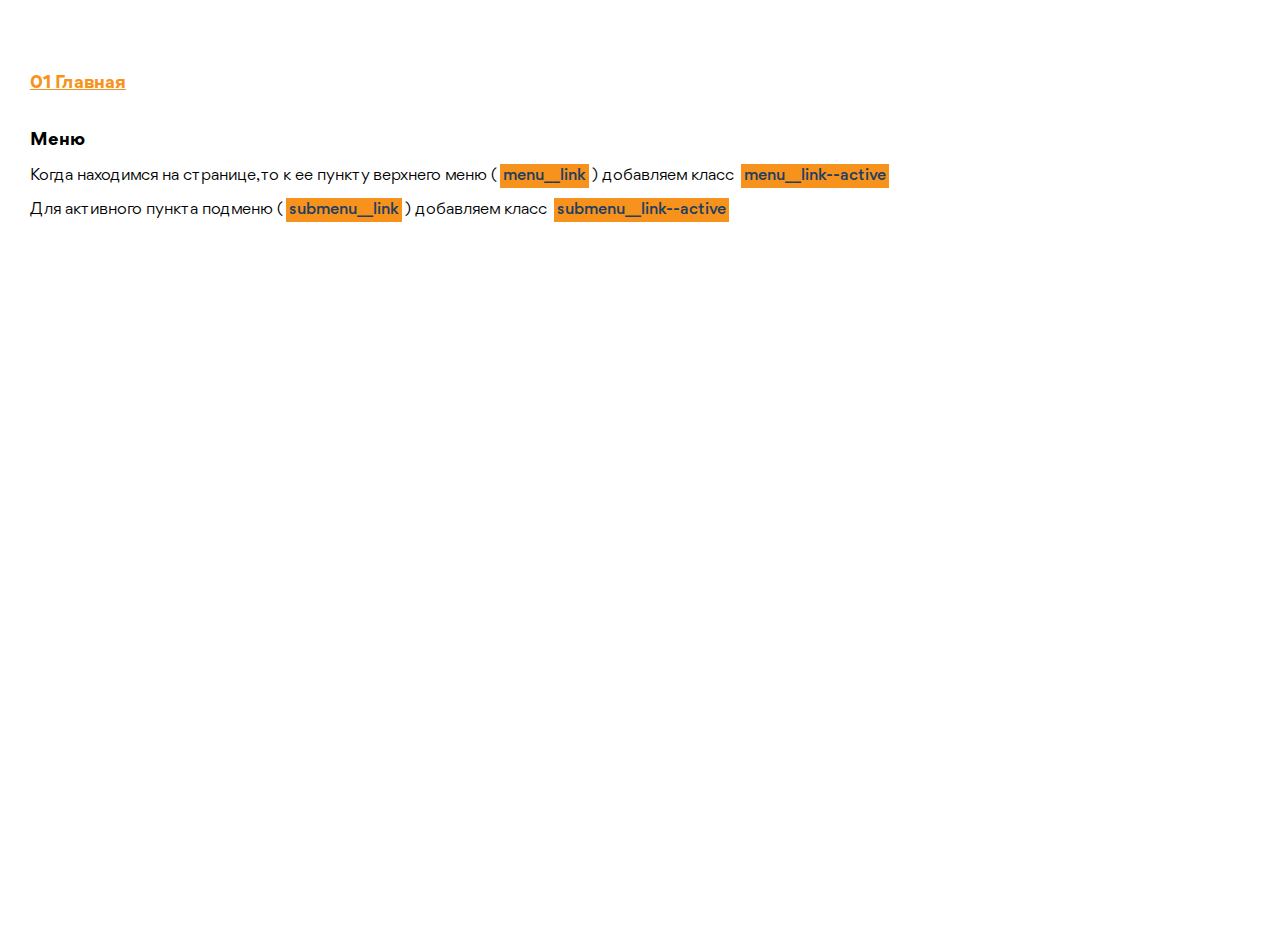
<file: www/links.html>
<!DOCTYPE html>
<html lang="ru">

<head>
    <meta charset="UTF-8">
    <title>Ссылки | Rem&Coil</title>

    <link rel="stylesheet" href="css/style.css">
    <link rel="stylesheet" href="css/uncompressed.css">

    <link rel="shortcut icon" type="image/x-icon" href="./favicons/favicon.ico">

    <meta content="width=device-width, user-scalable=1, initial-scale=1" name="viewport" />

    <style>
        p {
            margin-bottom: 10px;
            font-size: 16px;
        }

        p.main-p {
            font-weight: 600;
            padding-top: 20px;
            font-size: 18px;
        }

        .main-link {
            color: #F7931D;
        }

        p span {
            background-color: #F7931D;
            color: #203D63;
            display: inline-block;
            padding: 0 3px;
            font-weight: 500;
            margin: 0 3px;
        }
    </style>

</head>

<body class="body">
    <header>

    </header>

    <main class="main">

        <div style="margin-top: 50px; margin-bottom: 50px;">
            <div class="inner">
                <p class="main-p"><a href="index.html" target="_blank" class="main-link">01 Главная</a></p>
                
                <p class="main-p">Меню</p>
                <p>Когда находимся на странице, то к ее пункту верхнего меню (<span>menu__link</span>) добавляем класс <span>menu__link--active</span></p>
                <p>Для активного пункта подменю (<span>submenu__link</span>) добавляем класс <span>submenu__link--active</span></p>
                
            </div>
        </div>

    </main>
    <footer>

    </footer>

    <script src="js/jquery-3.4.1.min.js"></script>
    <script src="js/script.js"></script>
</body>

</html>
</file>
<file: www/css/style.css>
@font-face {
  font-family: 'Gordita';
  src: url('../fonts/Gordita-Regular.woff2') format('woff2'), url('../fonts/Gordita-Regular.woff') format('woff'), url('../fonts/Gordita-Regular.ttf') format('truetype');
  font-weight: 400;
  font-style: normal;
}
@font-face {
  font-family: 'Gordita';
  src: url('../fonts/Gordita-Medium.woff2') format('woff2'), url('../fonts/Gordita-Medium.woff') format('woff'), url('../fonts/Gordita-Medium.ttf') format('truetype');
  font-weight: 500;
  font-style: normal;
}
@font-face {
  font-family: 'Gordita';
  src: url('../fonts/Gordita-Bold.woff2') format('woff2'), url('../fonts/Gordita-Bold.woff') format('woff'), url('../fonts/Gordita-Bold.ttf') format('truetype');
  font-weight: 700;
  font-style: normal;
}
* {
  margin: 0;
  padding: 0;
  border: none;
  box-sizing: border-box;
  outline: none;
}
main,
article,
section,
footer,
header,
aside,
canvas {
  display: block;
}
section,
header,
footer {
  position: relative;
}
html {
  height: 100%;
}
body {
  min-width: 320px;
  min-height: 100%;
  background-color: #ffffff;
  font-family: 'Gordita', sans-serif;
  font-size: 16px;
  line-height: 1.5;
  font-weight: 400;
  letter-spacing: 0em;
  color: #000000;
  position: relative;
  /*inner - 1320px + 30px*2 */
  /*lg*/
  /*md*/
  /*sm*/
}
/* + inner*/
section:after {
  content: '';
  display: block;
  clear: both;
}
button,
input,
select {
  font-family: 'Gordita', sans-serif;
  font-weight: 400;
}
button {
  cursor: pointer;
  background-color: transparent;
}
h1,
h2,
h3 {
  font-family: 'Gordita', sans-serif;
  font-weight: 500;
  line-height: 1.1;
}
h1 {
  font-size: 36px;
}
h2 {
  font-size: 36px;
}
strong {
  font-weight: 500;
}
img {
  max-width: 100%;
  display: block;
}
a {
  color: inherit;
}
.inner {
  position: relative;
  max-width: 1380px;
  height: 100%;
  margin: 0 auto;
  padding: 0 30px;
}
.inner:after {
  content: '';
  display: block;
  clear: both;
}
.inner--all {
  max-width: 100%;
  padding: 0;
  overflow: hidden;
}
.inner--big {
  max-width: 1920px;
  padding: 0 100px;
}
.row {
  display: flex;
  flex-wrap: wrap;
  margin-left: -15px;
  margin-right: -15px;
  position: relative;
}
.row--center-vertical {
  align-content: center;
  align-items: center;
}
.col {
  padding-left: 15px;
  padding-right: 15px;
}
.row--null {
  margin-left: 0;
  margin-right: 0;
}
.row--null > .col {
  padding-left: 0;
  padding-right: 0;
}
.row--small {
  margin-left: -12px;
  margin-right: -12px;
}
.row--small > .col {
  padding-left: 12px;
  padding-right: 12px;
}
.col-1 {
  width: 8.33%;
}
.col-2 {
  width: 16.66%;
}
.col-3 {
  width: 25%;
}
.col-4 {
  width: 33.33%;
}
.col-5 {
  width: 41.66%;
}
.col-6 {
  width: 50%;
}
.col-7 {
  width: 58.33%;
}
.col-8 {
  width: 66.66%;
}
.col-9 {
  width: 75%;
}
.col-10 {
  width: 83.33%;
}
.col-11 {
  width: 91.66%;
}
.col-12 {
  width: 100%;
}
.col-five {
  width: 20%;
}
.btn {
  font-weight: 700;
  display: inline-block;
  text-decoration: none;
  transition: all 0.5s;
  padding: 10px 16px;
}
.btn svg {
  width: 6px;
  height: 10px;
  margin-left: 7px;
}
.btn--full {
  border-radius: 3px;
}
.btn--empty {
  border-radius: 5px;
}
.btn--full-orange {
  background: #F7931D;
  color: #ffffff;
}
.btn--full-orange svg {
  fill: #ffffff;
  transition: all 0.5s;
}
.btn--full-orange-black {
  background: #F7931D;
  color: #ffffff;
}
.btn--full-orange-black svg {
  fill: #ffffff;
  transition: all 0.5s;
}
.btn--full-blue {
  background: #015AAA;
  color: #ffffff;
}
.btn--full-blue svg {
  fill: #ffffff;
  transition: all 0.5s;
}
.btn--empty-white {
  border: 2px solid #FFFFFF;
  color: #ffffff;
  font-size: 18px;
  padding: 12px 33px;
}
.btn--empty-white svg {
  fill: #ffffff;
  width: 7px;
  height: 11px;
}
.contacts-line {
  background-color: #808285;
}
.contacts-line__container {
  display: flex;
  flex-wrap: wrap;
  justify-content: space-between;
  align-content: center;
  align-items: center;
}
.contacts-line__contacts {
  display: flex;
  flex-wrap: wrap;
}
.contacts-line__contact-item {
  padding: 16px 30px 16px 0;
}
.contacts-line__contact-item-link {
  color: #ffffff;
  font-size: 18px;
  font-weight: 700;
  position: relative;
  padding-left: 32px;
  text-decoration: none;
}
.contacts-line__contact-item-link:before {
  content: '';
  display: block;
  width: 24px;
  height: 24px;
  position: absolute;
  left: 0;
  top: 0;
  bottom: 0;
  margin: auto;
  background-size: contain;
  background-repeat: no-repeat;
  background-position: center;
}
.contacts-line__contact-item-link--adress:before {
  background-image: url(../images/icons/map.svg);
}
.contacts-line__contact-item-link--phone:before {
  background-image: url(../images/icons/phone.svg);
}
.contacts-line__contact-item-link--email:before {
  background-image: url(../images/icons/mail-line.svg);
}
.contacts-line__call-block {
  align-self: stretch;
}
.contacts-line__call {
  width: 155px;
  padding: 10px 5px;
  text-align: center;
  background-color: #F7931D;
  color: #ffffff;
  font-size: 14px;
  font-weight: 700;
  text-decoration: none;
  height: 100%;
  display: flex;
  align-content: center;
  align-items: center;
  justify-content: center;
  transition: all 0.5s;
}
.contacts-line__social-block {
  display: flex;
  flex-wrap: wrap;
  margin-left: -5px;
  margin-right: -5px;
  align-content: center;
  align-items: center;
}
.contacts-line__social-link {
  margin-left: 5px;
  margin-right: 5px;
}
.contacts-line__social-svg {
  width: 20px;
  height: 20px;
  fill: #ffffff;
  display: block;
}
.top-line {
  background: #FFFFFF;
  box-shadow: 0px 4px 50px rgba(0, 0, 0, 0.15);
}
.top-line__container {
  display: flex;
  flex-wrap: wrap;
  justify-content: space-between;
  align-content: center;
  align-items: center;
}
.top-line__logo-block {
  padding: 16px 0 14px;
}
.top-line__logo {
  max-width: 266px;
}
.top-line__menu-block {
  align-self: stretch;
  flex-grow: 1;
  display: flex;
  flex-wrap: wrap;
  position: relative;
}
.top-line__menu {
  height: 100%;
  flex-grow: 1;
  padding: 0 30px;
}
.top-line__search-btn {
  height: 100%;
  background: #F7931D;
  display: flex;
  align-content: center;
  align-items: center;
  justify-content: center;
  cursor: pointer;
  width: 110px;
  transition: all 0.5s;
}
.top-line__search-btn svg {
  fill: #ffffff;
  width: 24px;
  height: 24px;
  transition: all 0.5s;
}
.top-line__search {
  opacity: 0;
  pointer-events: none;
  position: absolute;
  right: 0;
  top: 0;
  width: 110px;
  max-width: calc(100% - 30px);
  height: 100%;
  transition: width 1s, opacity 0.2s 0.8s;
}
.top-line__search--open {
  width: 1100px;
  max-width: calc(100% - 30px);
  opacity: 1;
  pointer-events: auto;
  transition: width 1s;
}
.menu {
  height: 100%;
}
.menu__list {
  display: flex;
  flex-wrap: wrap;
  list-style: none;
  height: 100%;
  justify-content: space-around;
}
.menu__item {
  position: relative;
}
.menu__link {
  height: 100%;
  display: flex;
  align-content: center;
  align-items: center;
  position: relative;
  font-size: 18px;
  font-weight: 500;
  text-transform: uppercase;
  text-decoration: none;
  color: #333333;
  transition: all 0.5s;
  border-bottom: 4px solid transparent;
}
.menu__link--active {
  border-bottom-color: #F7931D;
}
.menu__link-more {
  margin-left: 7px;
}
.menu__link-more svg {
  fill: #333333;
  width: 10px;
  height: 6px;
  display: block;
  transition: all 0.5s;
}
.video-youtube {
  position: relative;
  padding-bottom: 56.25%;
  height: 0;
  overflow: hidden;
}
.video-youtube iframe {
  position: absolute;
  top: 0;
  left: 0;
  width: 100%;
  height: 100%;
}
.promo {
  background: url(../images/promo-bg.jpg) no-repeat center bottom;
  position: relative;
  height: 729px;
  display: flex;
  align-content: center;
  align-items: center;
}
.promo:before {
  content: '';
  display: block;
  width: 100%;
  height: 100%;
  background-color: rgba(0, 0, 0, 0.2);
  position: absolute;
  left: 0;
  right: 0;
  top: 0;
  bottom: 0;
}
.promo__inner {
  max-width: 100%;
  width: 1500px;
  height: auto;
}
.promo__for-slider {
  position: relative;
}
.promo__slider-item {
  background: rgba(0, 0, 0, 0.439958);
  border-radius: 3px;
  padding: 60px 100px 67px;
  text-align: center;
  color: #ffffff;
  display: none;
}
.promo__slider-title {
  padding-bottom: 15px;
  font-size: 54px;
}
.promo__slider-text {
  max-width: 900px;
  margin: auto;
  font-size: 20px;
  padding-bottom: 25px;
}
.promo__slider-nav-btn {
  position: absolute;
  top: 0;
  bottom: 0;
  margin: auto;
  width: 14px;
  height: 24px;
  cursor: pointer;
  opacity: 0.3;
  transition: all 0.5s;
}
.promo__slider-nav-btn--before {
  left: 57px;
  background: url(../images/icons/slider-left-white.svg) no-repeat center;
}
.promo__slider-nav-btn--after {
  right: 57px;
  background: url(../images/icons/slider-right-white.svg) no-repeat center;
}
.promo__slider .slick-track {
  display: flex;
}
.promo__slider .slick-slide {
  height: auto;
}
.promo__slider-dots {
  position: absolute;
  bottom: 38px;
  left: 0;
  right: 0;
}
.promo__slider-dots .slick-dots {
  display: flex;
  flex-wrap: wrap;
  justify-content: center;
  align-content: center;
  align-items: center;
  list-style: none;
}
.promo__slider-dots .slick-dots li {
  line-height: 0;
  font-size: 0;
}
.promo__slider-dots .slick-dots button {
  font-size: 0;
  width: 33px;
  height: 33px;
  border-radius: 50%;
  position: relative;
}
.promo__slider-dots .slick-dots button:before {
  content: '';
  display: block;
  width: 12px;
  height: 12px;
  background: #ffffff;
  position: absolute;
  left: 0;
  right: 0;
  top: 0;
  bottom: 0;
  margin: auto;
  border-radius: 50%;
  opacity: 0.8;
}
.promo__slider-dots .slick-dots .slick-active button:before {
  width: 16px;
  height: 16px;
  background-color: #F7931D;
  opacity: 1;
}
.promo__slider-dots .slick-dots .slick-active button:after {
  content: '';
  display: block;
  width: 100%;
  height: 100%;
  position: absolute;
  left: 0;
  top: 0;
  background: url(../images/icons/dots-active-bg.svg) no-repeat center;
  background-size: contain;
  animation: rotateActiveDot 2s infinite linear;
}
@keyframes rotateActiveDot {
  0% {
    transform: rotate(0);
  }
  100% {
    transform: rotate(360deg);
  }
}
.promo__slider-item.slick-active .promo-slider__text {
  opacity: 1;
}
.promo__slider-item.slick-active .promo-slider__image img {
  width: 100%;
}
.promo-request {
  background: url(../images/promo-request-bg.svg) no-repeat center, #F7931D;
  padding: 62px 0;
}
.promo-request__inner {
  max-width: 1200px;
}
.promo-request__container {
  display: flex;
  flex-wrap: wrap;
  justify-content: space-between;
  align-content: center;
  align-items: center;
}
.promo-request__text {
  font-size: 32px;
  font-weight: 500;
  color: #ffffff;
}
.our-numbers {
  padding: 150px;
  background: url(../images/our-numbers-bg.jpg) no-repeat center;
}
.our-numbers__inner {
  max-width: 1116px;
}
.our-numbers__row {
  margin-left: -30px;
  margin-right: -30px;
}
.our-numbers__col {
  padding-left: 30px;
  padding-right: 30px;
}
.our-numbers__item {
  position: relative;
}
.our-numbers__item:after {
  content: '';
  display: block;
  width: 100%;
  height: 130px;
  position: absolute;
  bottom: 0;
  left: 0;
  right: 0;
  background: url(../images/home/our-numbers-bg-new.svg) no-repeat center;
  mix-blend-mode: multiply;
}
.our-numbers__item:before {
  content: '';
  display: block;
  width: 114px;
  height: 6px;
  border-radius: 5px;
  background-color: #fff;
  position: absolute;
  bottom: -50px;
  left: 0;
  right: 0;
  margin: auto;
}
.our-numbers__picture {
  width: 100%;
}
.our-numbers__picture-hover {
  width: 100%;
  display: none;
  position: absolute;
  left: 0;
  top: 0;
}
.about-us {
  padding: 120px 0 170px;
  background: url(../images/home/about-us-bg.svg) no-repeat right bottom;
}
.about-us__inner {
  max-width: 1724px;
}
.about-us__container {
  max-width: 1268px;
  margin-right: auto;
  display: flex;
  flex-wrap: wrap;
  align-content: center;
  align-items: center;
}
.about-us__photo-block {
  width: 596px;
}
.about-us__text-block {
  width: calc(100% - 596px);
  padding: 20px 0 20px 136px;
}
.about-us__title-name {
  display: inline-block;
  padding: 0 37px 7px 24px;
  margin-left: -24px;
  box-shadow: 0px 4px 0px #F7931D;
  margin-bottom: 12px;
}
.about-us__text {
  padding-bottom: 25px;
}
.about-us__btns-block {
  margin-top: 10px;
}
.promo-production {
  margin-top: -55px;
  padding-bottom: 120px;
}
.promo-production__title {
  padding-bottom: 20px;
}
.promo-production__info {
  display: flex;
  align-content: center;
  align-items: center;
  justify-content: space-between;
  padding-bottom: 27px;
}
.promo-production__text {
  font-size: 20px;
  line-height: 1.4;
  max-width: 800px;
}
.promo-production__slider-photo {
  border-radius: 3px;
  overflow: hidden;
}
.promo-production__slider-text-block {
  padding: 20px 0 25px;
  position: relative;
}
.promo-production__slider-text-block:after {
  content: '';
  display: block;
  background: #BDBDBD;
  width: 180px;
  max-width: 100%;
  height: 4px;
  position: absolute;
  bottom: 0;
  left: 0;
  transition: all 0.5s;
}
.promo-production__slider-text {
  font-size: 18px;
  font-weight: 500;
  color: #4F4F4F;
  line-height: 1.3;
  transition: all 0.5s;
}
.slider-items {
  position: relative;
}
.slider-items__item {
  margin-left: 12px;
  margin-right: 12px;
  display: block;
  text-decoration: none;
}
.slider-items__info {
  display: flex;
  flex-direction: column;
  height: 100%;
}
.slider-items__img {
  width: 100%;
}
.slider-items__text {
  flex-grow: 1;
}
.slider-items .slick-track {
  display: flex;
}
.slider-items .slick-slide {
  height: auto;
}
.slider-items .slick-list {
  margin-left: -12px;
  margin-right: -12px;
}
.slider-items__arrow {
  position: absolute;
  top: 150px;
  width: 14px;
  height: 24px;
  z-index: 5;
}
.slider-items__arrow--left {
  left: -38px;
  background: url(../images/icons/slider-items-left.svg) no-repeat center;
  background-size: contain;
}
.slider-items__arrow--right {
  right: -38px;
  background: url(../images/icons/slider-items-right.svg) no-repeat center;
  background-size: contain;
}
.our-differences {
  padding: 135px 0 95px;
  background: url(../images/our-differences-bg.jpg) no-repeat center;
}
.our-differences__container {
  max-width: 865px;
  margin-left: auto;
}
.our-differences__main-info {
  display: flex;
  flex-wrap: wrap;
  align-content: center;
  align-items: center;
  padding-bottom: 50px;
}
.our-differences__title {
  color: #F7931D;
  padding: 0 20px;
  width: 630px;
  max-width: 100%;
  font-weight: 700;
}
.our-differences__item {
  padding: 0 0 45px 20px;
  position: relative;
  color: #ffffff;
}
.our-differences__item:before {
  content: '';
  display: block;
  width: 2px;
  height: 37px;
  background: #F7931D;
  position: absolute;
  left: 0;
  top: 5px;
}
.our-differences__name {
  font-size: 20px;
  font-weight: 500;
  padding-bottom: 5px;
}
.our-differences__text {
  line-height: 1.1;
  color: #BDBDBD;
}
.geography {
  background: #015AAA;
}
.geography__title-block {
  position: absolute;
  width: 100%;
  left: 0;
  right: 0;
  top: 0;
  padding: 15px;
  background: rgba(255, 255, 255, 0.8);
}
.geography__title {
  color: #015AAA;
  text-align: center;
}
.geography__map {
  margin: 0 auto 0 70px;
}
.clients {
  padding: 120px 0 100px;
}
.clients__inner {
  max-width: 1410px;
}
.clients__title-block {
  padding-bottom: 20px;
}
.clients__title {
  padding-bottom: 20px;
}
.clients__title-text {
  font-size: 20px;
}
.clients__list {
  display: flex;
  flex-wrap: wrap;
  justify-content: space-between;
  align-content: center;
  align-items: center;
  margin-left: -10px;
  margin-right: -10px;
}
.clients__item {
  width: 20%;
  display: block;
  padding: 20px 10px;
}
.clients__logo {
  webkit-filter: grayscale(1);
  filter: grayscale(1);
  opacity: 0.3;
  margin: auto;
  max-height: 80px;
}
.promo-video {
  padding: 75px 0;
  background: #000;
}
.promo-video__inner {
  max-width: 1160px;
}
.press-center {
  padding: 120px 0 80px;
}
.press-center__title {
  padding-bottom: 30px;
}
.press-center__for-slider {
  padding-bottom: 45px;
  border-bottom: 1px solid #ECECEC;
}
.press-center__slider-text-block {
  padding: 15px 0;
}
.press-center__slider-title {
  font-weight: 500;
  font-size: 20px;
  line-height: 1.2;
  padding-bottom: 10px;
}
.press-center__slider-text {
  line-height: 1.2;
  overflow: hidden;
  display: -webkit-box;
  -webkit-box-orient: vertical;
  -webkit-line-clamp: 3;
}
.press-center__slider-date {
  color: #7E7E7E;
  padding-top: 15px;
}
.footer-menu {
  background: #015AAA;
  color: #ffffff;
  padding: 41px 0;
}
.footer-menu__row {
  margin-left: -10px;
  margin-right: -10px;
}
.footer-menu__col {
  padding-left: 10px;
  padding-right: 10px;
}
.footer-menu__menu {
  font-size: 20px;
  font-weight: 500;
  padding-bottom: 17px;
}
.footer-menu__menu-link {
  text-decoration: none;
}
.footer-menu__submenu {
  padding-bottom: 15px;
  list-style: none;
}
.footer-menu__submenu-item {
  padding-bottom: 13px;
}
.footer-menu__submenu-link {
  text-decoration: none;
}
.footer-contacts {
  padding: 41px 0 26px;
}
.footer-contacts__row {
  margin-left: -10px;
  margin-right: -10px;
}
.footer-contacts__col {
  padding-left: 10px;
  padding-right: 10px;
}
.footer-contacts__name {
  font-weight: 500;
  font-size: 14px;
  padding-bottom: 7px;
}
.footer-contacts__value {
  font-size: 20px;
  line-height: 1.2;
  padding-bottom: 15px;
}
.footer-contacts__link {
  text-decoration: none;
}
.footer-contacts__note {
  font-size: 14px;
  color: #565759;
}
.footer-contacts__btns-block {
  padding-top: 3px;
}
.footer-contacts__btn {
  padding: 8px 16px;
}
.footer-contacts__value + .footer-contacts__value {
  margin-top: -10px;
}
.social-networks {
  display: flex;
  flex-wrap: wrap;
  margin-left: -6px;
  margin-right: -6px;
}
.social-networks__link {
  margin-left: 6px;
  margin-right: 6px;
  width: 36px;
  height: 36px;
  border-radius: 50%;
  background-color: #015AAA;
  display: flex;
  align-content: center;
  align-items: center;
  justify-content: center;
  transition: all 0.5s;
}
.social-networks__link--fb {
  align-content: flex-end;
  align-items: flex-end;
}
.social-networks__link--fb svg {
  margin-bottom: -2px;
}
.social-networks__link svg {
  fill: #ffffff;
}
.footer-info {
  padding: 41px 0;
  text-align: center;
  background: #262626;
}
.footer-info__logo-block {
  padding-bottom: 35px;
}
.footer-info__logo-link {
  display: inline-block;
}
.footer-info__logo {
  width: 240px;
}
.footer-info__link {
  display: inline-block;
  margin: 5px 7px;
  color: #ffffff;
  text-decoration: none;
}
.footer-info__copyright {
  padding-top: 20px;
  font-size: 12px;
  color: #808285;
}
.submenu {
  position: absolute;
  opacity: 0;
  pointer-events: none;
  overflow: hidden;
  width: 250px;
  left: -20px;
  z-index: 999;
  list-style: none;
  padding-top: 10px;
  margin-top: -1px;
}
.submenu--large {
  width: 390px;
}
.submenu__link {
  width: 100%;
  padding: 10px 20px;
  text-decoration: none;
  background: #ffffff;
  display: block;
  transform: translateX(100%);
  transition: background 0.5s, color 0.1s, transform 1s;
}
.submenu__link:hover {
  background: #F7931D;
  color: #ffffff;
}
.submenu__link--active {
  color: #F7931D;
}
.language {
  position: relative;
}
.language__lang {
  font-size: 15px;
  font-weight: 700;
  color: #ffffff;
  letter-spacing: -1px;
  position: relative;
  display: inline-block;
  cursor: pointer;
  width: 50px;
  height: 50px;
  display: flex;
  align-items: center;
  align-content: center;
  padding: 6px;
  border: 1px solid transparent;
}
.language__lang--active {
  border-color: #F2994A;
}
.language__lang:after {
  content: '';
  display: block;
  width: 10px;
  height: 5px;
  position: absolute;
  top: 0;
  bottom: 0;
  right: 7px;
  margin: auto;
  background: url(../images/icons/caret_down.svg) no-repeat center;
  background-size: contain;
}
.language__choise-block {
  display: none;
  position: absolute;
  left: 0;
  width: 100%;
  background: #ffffff;
  border: 1px solid #F2994A;
  border-top: 0;
  z-index: 10;
}
.language__choise-block--active {
  display: block;
}
.language__choise-item {
  display: flex;
  width: 100%;
  height: 40px;
  align-content: center;
  align-items: center;
  justify-content: center;
  text-decoration: none;
  font-size: 15px;
  font-weight: 700;
  letter-spacing: -1px;
  color: #C2C2C2;
  transition: all 0.5s;
}
.search {
  height: 100%;
}
.search__form {
  display: flex;
  justify-content: flex-start;
  align-items: center;
  align-content: center;
  position: relative;
  z-index: 3;
  transition: all 0.5s;
  width: 100%;
  max-width: 100%;
  border: 0;
  height: 100%;
  background: #ECECEC;
  padding: 10px 43px;
}
.search__input {
  -webkit-appearance: none;
  font-size: 20px;
  color: #000000;
  font-weight: 400;
  text-transform: uppercase;
  background-color: transparent;
  padding-left: 30px;
  height: 100%;
  width: 100%;
  /* Firefox 19+ */
  /* Firefox 18- */
}
.search__input::-webkit-input-placeholder {
  color: #ACACAC;
  opacity: 1;
}
.search__input::-moz-placeholder {
  color: #ACACAC;
  opacity: 1;
}
.search__input:-moz-placeholder {
  color: #ACACAC;
  opacity: 1;
}
.search__input:-ms-input-placeholder {
  color: #ACACAC;
  opacity: 1;
}
.search__input::-ms-clear {
  display: none;
  width: 0;
  height: 0;
}
.search__input::-ms-reveal {
  display: none;
  width: 0;
  height: 0;
}
.search__input::-webkit-search-decoration,
.search__input::-webkit-search-cancel-button,
.search__input::-webkit-search-results-button,
.search__input::-webkit-search-results-decoration {
  display: none;
}
.search__search-btn {
  width: 24px;
  height: 24px;
  background-size: contain;
}
.search__search-btn svg {
  fill: #F7931D;
  width: 24px;
  height: 24px;
  transition: all 0.5s;
}
.search__close-btn {
  position: absolute;
  right: 43px;
  top: 0;
  bottom: 0;
  margin: auto;
  width: 15px;
  height: 15px;
  z-index: 5;
}
.search__close-btn svg path {
  stroke: #F7931D;
}
@media screen and (max-width: 1600px) {
  body {
    position: relative;
  }
}
@media screen and (max-width: 1440px) {
  body {
    position: relative;
  }
  .slider-items__arrow--left {
    left: -22px;
  }
  .slider-items__arrow--right {
    right: -22px;
  }
  .geography__map {
    margin: auto;
  }
}
@media screen and (max-width: 1380px) {
  body {
    position: relative;
  }
  .contacts-line__contact-item {
    padding-right: 15px;
  }
  .contacts-line__contact-item-link {
    font-size: 15px;
  }
  .top-line__logo {
    max-width: 200px;
  }
  .menu__link {
    font-size: 16px;
  }
  .about-us {
    background-size: 40%;
    background-position: right center;
  }
  .about-us__text-block {
    padding-left: 50px;
  }
}
@media screen and (max-width: 1200px) {
  body {
    position: relative;
  }
  .col-lg-1 {
    width: 8.33%;
  }
  .col-lg-2 {
    width: 16.66%;
  }
  .col-lg-3 {
    width: 25%;
  }
  .col-lg-4 {
    width: 33.33%;
  }
  .col-lg-5 {
    width: 41.66%;
  }
  .col-lg-6 {
    width: 50%;
  }
  .col-lg-7 {
    width: 58.33%;
  }
  .col-lg-8 {
    width: 66.66%;
  }
  .col-lg-9 {
    width: 75%;
  }
  .col-lg-10 {
    width: 83.33%;
  }
  .col-lg-12 {
    width: 100%;
  }
  .slider-items__arrow {
    top: 200px;
  }
}
@media screen and (max-width: 960px) {
  body {
    position: relative;
  }
  .row {
    margin-left: -15px;
    margin-right: -15px;
  }
  .col {
    padding-left: 15px;
    padding-right: 15px;
  }
  .row--null {
    margin-left: 0;
    margin-right: 0;
  }
  .row--null > .col {
    padding-left: 0;
    padding-right: 0;
  }
  .row--small {
    margin-left: -10px;
    margin-right: -10px;
  }
  .row--small > .col {
    padding-left: 10px;
    padding-right: 10px;
  }
  .col-md-1 {
    width: 8.33%;
  }
  .col-md-2 {
    width: 16.66%;
  }
  .col-md-3 {
    width: 25%;
  }
  .col-md-4 {
    width: 33.33%;
  }
  .col-md-5 {
    width: 41.66%;
  }
  .col-md-6 {
    width: 50%;
  }
  .col-md-7 {
    width: 58.33%;
  }
  .col-md-8 {
    width: 66.66%;
  }
  .col-md-9 {
    width: 75%;
  }
  .col-md-10 {
    width: 83.33%;
  }
  .col-md-12 {
    width: 100%;
  }
}
@media screen and (max-width: 670px) {
  body {
    position: relative;
  }
  .inner {
    padding: 0 15px;
  }
  .inner--all {
    padding: 0;
  }
  .inner--big {
    padding: 0 15px;
  }
  .row {
    margin-left: -10px;
    margin-right: -10px;
  }
  .col {
    padding-left: 10px;
    padding-right: 10px;
  }
  .row--null {
    margin-left: 0;
    margin-right: 0;
  }
  .row--null > .col {
    padding-left: 0;
    padding-right: 0;
  }
  .row--small {
    margin-left: -10px;
    margin-right: -10px;
  }
  .row--small > .col {
    padding-left: 10px;
    padding-right: 10px;
  }
  .col-1 {
    width: 100%;
  }
  .col-2 {
    width: 100%;
  }
  .col-3 {
    width: 100%;
  }
  .col-4 {
    width: 100%;
  }
  .col-5 {
    width: 100%;
  }
  .col-6 {
    width: 100%;
  }
  .col-7 {
    width: 100%;
  }
  .col-8 {
    width: 100%;
  }
  .col-9 {
    width: 100%;
  }
  .col-10 {
    width: 100%;
  }
  .col-11 {
    width: 100%;
  }
  .col-five {
    width: 100%;
  }
  .col-sm-1 {
    width: 8.33%;
  }
  .col-sm-2 {
    width: 16.66%;
  }
  .col-sm-3 {
    width: 25%;
  }
  .col-sm-4 {
    width: 33.33%;
  }
  .col-sm-5 {
    width: 41.66%;
  }
  .col-sm-6 {
    width: 50%;
  }
  .col-sm-7 {
    width: 58.33%;
  }
  .col-sm-8 {
    width: 66.66%;
  }
  .col-sm-9 {
    width: 75%;
  }
  .col-sm-10 {
    width: 83.33%;
  }
  .col-sm-12 {
    width: 100%;
  }
}
@media screen and (min-width: 1921px) {
  body {
    position: relative;
  }
  .promo {
    background-size: cover;
  }
  .promo-request {
    background-size: cover;
  }
  .our-numbers {
    background-size: cover;
  }
  .geography__map {
    margin: auto;
  }
}
@media screen and (min-width: 961px) {
  body {
    position: relative;
  }
  .btn--full-orange:hover {
    background: #ffffff;
    color: #F7931D;
  }
  .btn--full-orange:hover svg {
    fill: #F7931D;
  }
  .btn--full-orange-black:hover {
    background: #000000;
    color: #ffffff;
  }
  .btn--full-orange-black:hover svg {
    fill: #ffffff;
  }
  .btn--full-blue:hover {
    background: #000000;
    color: #ffffff;
  }
  .btn--full-blue:hover svg {
    fill: #ffffff;
  }
  .btn--empty-white:hover {
    background: #000000;
    border-color: #000;
  }
  .contacts-line__contact-item-link:hover {
    color: #F2994A;
  }
  .contacts-line__contact-item-link--adress:hover:before {
    background-image: url(../images/icons/map-orange.svg);
  }
  .contacts-line__contact-item-link--phone:hover:before {
    background-image: url(../images/icons/phone-orange.svg);
  }
  .contacts-line__contact-item-link--email:hover:before {
    background-image: url(../images/icons/mail-line-orange.svg);
  }
  .contacts-line__call:hover {
    background-color: #959595;
    color: #ffffff;
  }
  .contacts-line__social-link:hover .contacts-line__social-svg {
    fill: #F2994A;
  }
  .top-line__search-btn:hover {
    background-color: #ECECEC;
  }
  .top-line__search-btn:hover svg {
    fill: #F7931D;
  }
  .menu__item:hover .menu__link {
    color: #F7931D;
  }
  .menu__item:hover .menu__link .menu__link-more svg {
    fill: #F7931D;
    transform: rotate(-180deg);
  }
  .promo__slider-nav-btn:hover {
    opacity: 1;
  }
  .our-numbers__item:hover {
    background: #ffffff;
  }
  .our-numbers__item:hover .our-numbers__picture {
    opacity: 0;
  }
  .our-numbers__item:hover .our-numbers__picture-hover {
    display: block;
  }
  .our-numbers__item:hover:before {
    background-color: #F7931D;
  }
  .promo-production__slider-item:hover .promo-production__slider-text {
    color: #D67500;
  }
  .promo-production__slider-item:hover .promo-production__slider-text-block:after {
    background: #D67500;
  }
  .clients__item:hover .clients__logo {
    filter: none;
    opacity: 1;
  }
  .press-center__slider-item:hover .press-center__slider-text-block,
  .press-center__slider-item:hover .press-center__slider-date {
    color: #F7931D;
  }
  .footer-menu__menu-link:hover {
    text-decoration: underline;
  }
  .footer-menu__submenu-link:hover {
    text-decoration: underline;
  }
  .social-networks__link:hover {
    background-color: #000000;
  }
  .footer-info__link:hover {
    text-decoration: underline;
  }
  .menu__item:hover .submenu {
    opacity: 1;
    pointer-events: auto;
    transition: all 0.5s;
  }
  .menu__item:hover .submenu__link {
    transform: translateX(0);
  }
  .language__choise-item:hover {
    background-color: #F7931D;
    color: #ffffff;
  }
}
@media screen and (max-width: 1800px) {
  .inner--big {
    padding: 0 30px;
  }
}

/*# sourceMappingURL=[data-uri] */
</file>
<file: www/css/uncompressed.css>
/*css*/

@media screen and (max-width: 960px) { 
  
}
@media screen and (max-width: 670px) { 
  
}
</file>
